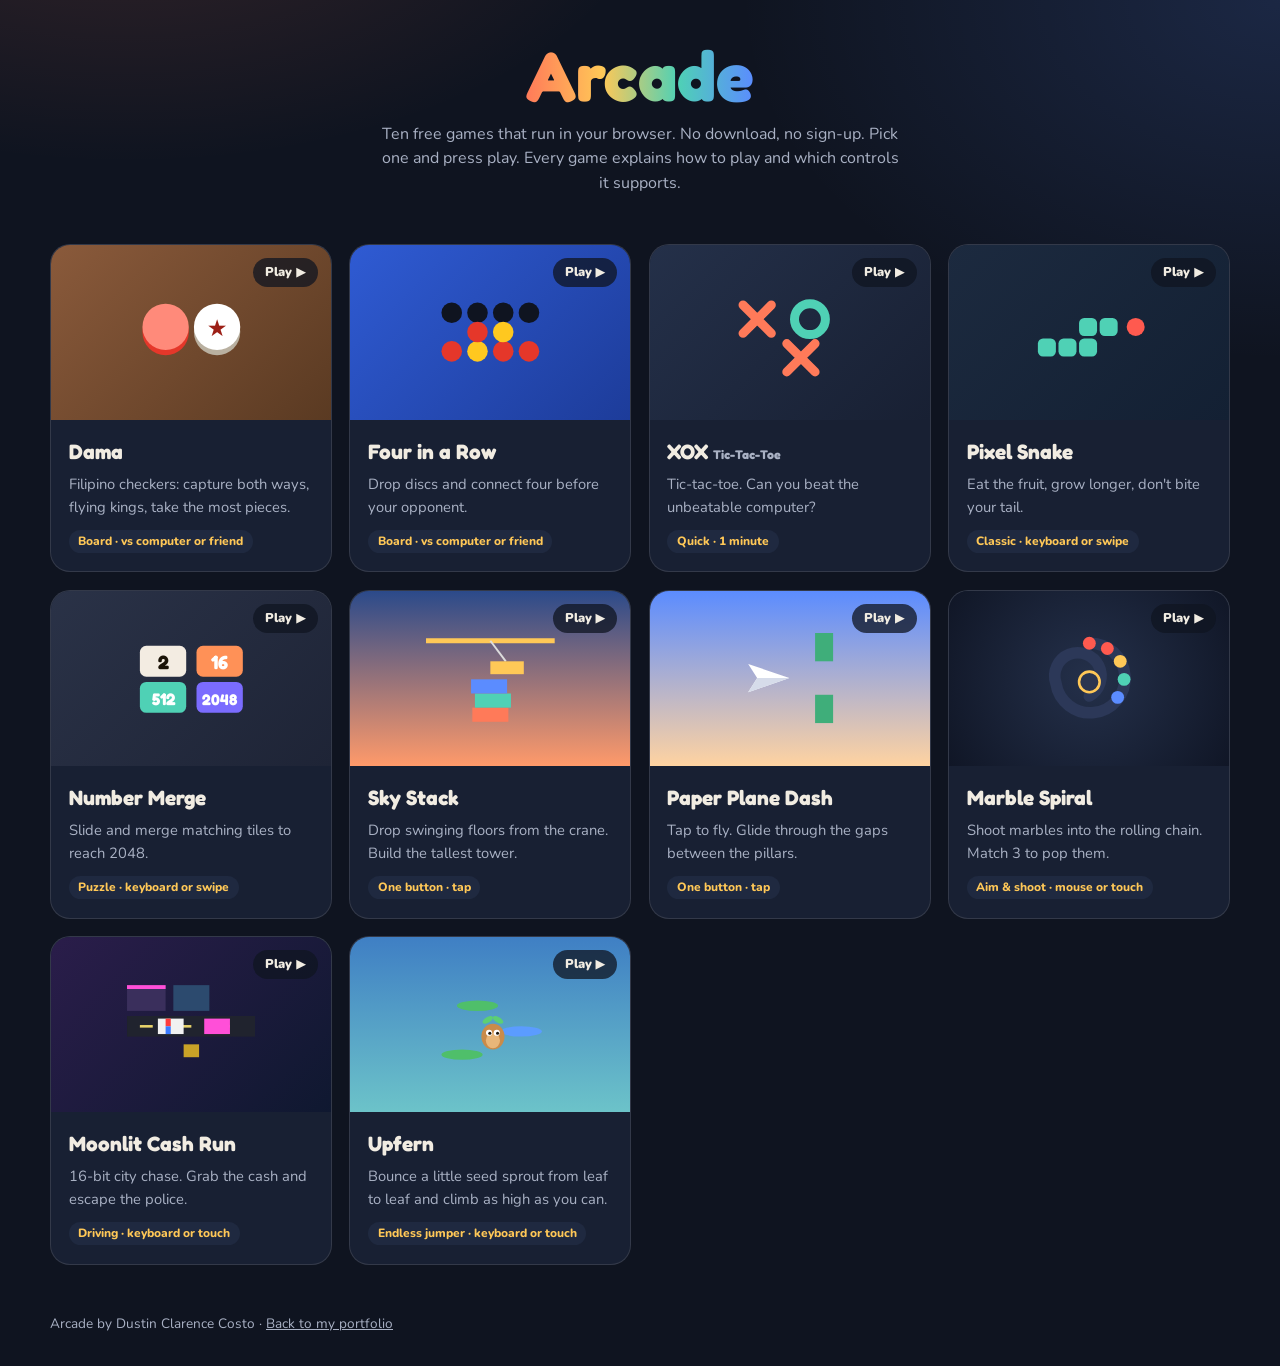
<file: index.html>
<!doctype html>
<html lang="en">
  <head>
    <meta charset="UTF-8" />
    <meta name="viewport" content="width=device-width, initial-scale=1.0" />
    <title>Arcade · 10 browser games by Dustin Clarence Costo</title>
    <meta name="description" content="Ten free browser games: Dama (Filipino checkers), Four in a Row, XOX (tic-tac-toe), Pixel Snake, Number Merge, Sky Stack, Paper Plane Dash, Marble Spiral, Moonlit Cash Run and Upfern. No download needed." />
    <link rel="icon" href="favicon.svg" type="image/svg+xml" />
    <link rel="preconnect" href="https://fonts.googleapis.com" />
    <link rel="preconnect" href="https://fonts.gstatic.com" crossorigin />
    <link href="https://fonts.googleapis.com/css2?family=Fredoka:wght@500;600;700&family=Nunito:wght@500;700;800;900&display=swap" rel="stylesheet" />
    <link rel="stylesheet" href="shared.css" />
    <style>
      .hero { padding: 2.5rem 0 1rem; text-align: center; }
      .hero h1 { font-family: var(--display); font-size: clamp(2.6rem, 8vw, 4.4rem); line-height: 1; }
      .hero h1 span { background: linear-gradient(90deg, var(--accent), var(--gold), var(--teal), var(--blue)); -webkit-background-clip: text; background-clip: text; color: transparent; }
      .hero p { color: var(--muted); margin: 0.7rem auto 0; max-width: 52ch; }
      .games { display: grid; grid-template-columns: repeat(auto-fill, minmax(250px, 1fr)); gap: 1.1rem; list-style: none; margin: 2rem 0 3rem; padding: 0; }
      .game { position: relative; display: flex; flex-direction: column; border-radius: 20px; overflow: hidden; background: var(--card); border: 1px solid var(--line); text-decoration: none; color: inherit; transition: transform 0.25s, border-color 0.25s, box-shadow 0.25s; }
      .game:hover, .game:focus-visible { transform: translateY(-4px); border-color: var(--accent); box-shadow: 0 24px 40px -24px #000; }
      .game__art { display: grid; place-items: center; aspect-ratio: 16 / 10; background: var(--c1); }
      .game__art svg { width: 46%; height: auto; }
      .game__body { padding: 1rem 1.1rem 1.15rem; display: grid; gap: 0.3rem; }
      .game__body h2 { font-family: var(--display); font-size: 1.3rem; }
      .game__body p { color: var(--muted); font-size: 0.92rem; }
      .tag { justify-self: start; margin-top: 0.4rem; padding: 0.15rem 0.6rem; border-radius: 999px; font-size: 0.75rem; font-weight: 800; background: var(--card-2); color: var(--gold); }
      .play { position: absolute; top: 0.8rem; right: 0.8rem; padding: 0.3rem 0.75rem; border-radius: 999px; background: rgba(15, 20, 32, 0.75); font-weight: 900; font-size: 0.8rem; }
    </style>
  </head>
  <body>
    <main class="wrap">
      <header class="hero">
        <h1><span>Arcade</span></h1>
        <p>Ten free games that run in your browser. No download, no sign-up. Pick one and press play. Every game explains how to play and which controls it supports.</p>
      </header>
      <ul class="games">
        <li><a class="game" href="dama/" style="--c1: linear-gradient(135deg,#8a5a3b,#5a3a22)"><span class="play">Play ▶</span><div class="game__art"><svg viewBox="0 0 100 70" aria-hidden="true"><circle cx="30" cy="35" r="18" fill="#e5372a"/><circle cx="30" cy="31" r="18" fill="#ff8a7a"/><circle cx="70" cy="35" r="18" fill="#b9b0a0"/><circle cx="70" cy="31" r="18" fill="#fff"/><text x="70" y="38" font-size="18" text-anchor="middle" fill="#9c1f16">★</text></svg></div><div class="game__body"><h2>Dama</h2><p>Filipino checkers: capture both ways, flying kings, take the most pieces.</p><span class="tag">Board · vs computer or friend</span></div></a></li>
        <li><a class="game" href="four-in-a-row/" style="--c1: linear-gradient(135deg,#2f5bd3,#1d3c9a)"><span class="play">Play ▶</span><div class="game__art"><svg viewBox="0 0 100 70" aria-hidden="true"><g fill="#0f1420"><circle cx="20" cy="20" r="8"/><circle cx="40" cy="20" r="8"/><circle cx="60" cy="20" r="8"/><circle cx="80" cy="20" r="8"/></g><circle cx="20" cy="50" r="8" fill="#e5372a"/><circle cx="40" cy="50" r="8" fill="#ffc81f"/><circle cx="60" cy="50" r="8" fill="#e5372a"/><circle cx="80" cy="50" r="8" fill="#e5372a"/><circle cx="40" cy="35" r="8" fill="#e5372a"/><circle cx="60" cy="35" r="8" fill="#ffc81f"/></svg></div><div class="game__body"><h2>Four in a Row</h2><p>Drop discs and connect four before your opponent.</p><span class="tag">Board · vs computer or friend</span></div></a></li>
        <li><a class="game" href="xox/" style="--c1: linear-gradient(135deg,#243049,#182033)"><span class="play">Play ▶</span><div class="game__art"><svg viewBox="0 0 100 70" aria-hidden="true" fill="none" stroke-linecap="round" stroke-width="7"><path d="M14 14 36 36M36 14 14 36" stroke="#ff7a59"/><circle cx="66" cy="25" r="12" stroke="#4fd1b5"/><path d="M48 44 70 66M70 44 48 66" stroke="#ff7a59"/></svg></div><div class="game__body"><h2>XOX <small style="font-size:.6em;color:var(--muted)">Tic-Tac-Toe</small></h2><p>Tic-tac-toe. Can you beat the unbeatable computer?</p><span class="tag">Quick · 1 minute</span></div></a></li>
        <li><a class="game" href="snake/" style="--c1: linear-gradient(135deg,#1c2a3f,#132033)"><span class="play">Play ▶</span><div class="game__art"><svg viewBox="0 0 100 70" aria-hidden="true"><g fill="#4fd1b5"><rect x="10" y="40" width="14" height="14" rx="4"/><rect x="26" y="40" width="14" height="14" rx="4"/><rect x="42" y="40" width="14" height="14" rx="4"/><rect x="42" y="24" width="14" height="14" rx="4"/><rect x="58" y="24" width="14" height="14" rx="4"/></g><circle cx="86" cy="31" r="7" fill="#ff5a4f"/></svg></div><div class="game__body"><h2>Pixel Snake</h2><p>Eat the fruit, grow longer, don't bite your tail.</p><span class="tag">Classic · keyboard or swipe</span></div></a></li>
        <li><a class="game" href="number-merge/" style="--c1: linear-gradient(135deg,#2a3247,#1e2436)"><span class="play">Play ▶</span><div class="game__art"><svg viewBox="0 0 100 70" aria-hidden="true" font-family="Fredoka, sans-serif" font-weight="700" text-anchor="middle"><rect x="10" y="10" width="36" height="24" rx="5" fill="#f3ece2"/><text x="28" y="28" font-size="15" fill="#1b1408">2</text><rect x="54" y="10" width="36" height="24" rx="5" fill="#ff9157"/><text x="72" y="28" font-size="15" fill="#fff">16</text><rect x="10" y="38" width="36" height="24" rx="5" fill="#4fd1b5"/><text x="28" y="56" font-size="13" fill="#fff">512</text><rect x="54" y="38" width="36" height="24" rx="5" fill="#7b6cff"/><text x="72" y="56" font-size="12" fill="#fff">2048</text></svg></div><div class="game__body"><h2>Number Merge</h2><p>Slide and merge matching tiles to reach 2048.</p><span class="tag">Puzzle · keyboard or swipe</span></div></a></li>
        <li><a class="game" href="sky-stack/" style="--c1: linear-gradient(180deg,#2b4a8a,#ff9a6a)"><span class="play">Play ▶</span><div class="game__art"><svg viewBox="0 0 100 70" aria-hidden="true"><path d="M0 6h100" stroke="#ffc857" stroke-width="4"/><path d="M50 6 62 22" stroke="#ddd" stroke-width="1.5"/><rect x="50" y="22" width="26" height="10" fill="#ffc857"/><rect x="36" y="58" width="28" height="11" fill="#ff7a59"/><rect x="38" y="47" width="28" height="11" fill="#4fd1b5"/><rect x="35" y="36" width="28" height="11" fill="#5b8cff"/></svg></div><div class="game__body"><h2>Sky Stack</h2><p>Drop swinging floors from the crane. Build the tallest tower.</p><span class="tag">One button · tap</span></div></a></li>
        <li><a class="game" href="paper-plane/" style="--c1: linear-gradient(180deg,#5b8cff,#ffd3a1)"><span class="play">Play ▶</span><div class="game__art"><svg viewBox="0 0 100 70" aria-hidden="true"><rect x="70" y="0" width="14" height="22" fill="#3fae7a"/><rect x="70" y="48" width="14" height="22" fill="#3fae7a"/><path d="M50 35 18 24 25 35 18 46Z" fill="#fff"/><path d="M50 35 25 35 18 46Z" fill="#d6dcea"/></svg></div><div class="game__body"><h2>Paper Plane Dash</h2><p>Tap to fly. Glide through the gaps between the pillars.</p><span class="tag">One button · tap</span></div></a></li>
        <li><a class="game" href="marble-spiral/" style="--c1: radial-gradient(circle,#24304a,#101626)"><span class="play">Play ▶</span><div class="game__art"><svg viewBox="0 0 100 70" aria-hidden="true"><path d="M50 8a27 27 0 1 1-26 31 18 18 0 1 1 26 10" fill="none" stroke="#2c3858" stroke-width="9" stroke-linecap="round"/><g><circle cx="50" cy="8" r="5" fill="#ff5a4f"/><circle cx="64" cy="12" r="5" fill="#ff5a4f"/><circle cx="74" cy="22" r="5" fill="#ffc857"/><circle cx="77" cy="36" r="5" fill="#4fd1b5"/><circle cx="72" cy="50" r="5" fill="#5b8cff"/></g><circle cx="50" cy="38" r="8" fill="#2a3550" stroke="#ffc857" stroke-width="2"/></svg></div><div class="game__body"><h2>Marble Spiral</h2><p>Shoot marbles into the rolling chain. Match 3 to pop them.</p><span class="tag">Aim &amp; shoot · mouse or touch</span></div></a></li>
        <li><a class="game" href="moonlit-cash-run/" style="--c1: linear-gradient(135deg,#2a1d4a,#0f1830)"><span class="play">Play ▶</span><div class="game__art"><svg viewBox="0 0 100 70" aria-hidden="true"><rect x="0" y="28" width="100" height="16" fill="#20232e"/><rect x="10" y="35" width="10" height="2" fill="#e8d36a"/><rect x="40" y="35" width="10" height="2" fill="#e8d36a"/><rect x="70" y="35" width="10" height="2" fill="#e8d36a"/><rect x="0" y="4" width="30" height="20" fill="#3a2f5c"/><rect x="36" y="4" width="28" height="20" fill="#2c4a6e"/><rect x="0" y="4" width="30" height="3" fill="#ff4fd8"/><rect x="60" y="30" width="20" height="12" fill="#ff4fd8"/><rect x="24" y="30" width="20" height="12" fill="#f1f1f1"/><rect x="30" y="30" width="4" height="6" fill="#ff3b3b"/><rect x="30" y="36" width="4" height="6" fill="#3b7bff"/><rect x="44" y="50" width="12" height="10" fill="#c9a227"/></svg></div><div class="game__body"><h2>Moonlit Cash Run</h2><p>16-bit city chase. Grab the cash and escape the police.</p><span class="tag">Driving · keyboard or touch</span></div></a></li>
        <li><a class="game" href="upfern/" style="--c1: linear-gradient(180deg,#3f7fc4,#6cc3c9)"><span class="play">Play ▶</span><div class="game__art"><svg viewBox="0 0 100 70" aria-hidden="true"><ellipse cx="28" cy="58" rx="16" ry="4" fill="#4fbf6a"/><ellipse cx="74" cy="40" rx="16" ry="4" fill="#5b9cff"/><ellipse cx="40" cy="20" rx="16" ry="4" fill="#4fbf6a"/><ellipse cx="52" cy="44" rx="9" ry="10" fill="#c98b4a"/><ellipse cx="52" cy="47" rx="5.5" ry="6" fill="#e8b679"/><circle cx="49" cy="41" r="2.4" fill="#fff"/><circle cx="55" cy="41" r="2.4" fill="#fff"/><circle cx="49.6" cy="41.4" r="1.2" fill="#1b1408"/><circle cx="55.6" cy="41.4" r="1.2" fill="#1b1408"/><ellipse cx="48" cy="31" rx="4.5" ry="2.2" fill="#5ccf74" transform="rotate(-30 48 31)"/><ellipse cx="56" cy="31" rx="4.5" ry="2.2" fill="#5ccf74" transform="rotate(30 56 31)"/></svg></div><div class="game__body"><h2>Upfern</h2><p>Bounce a little seed sprout from leaf to leaf and climb as high as you can.</p><span class="tag">Endless jumper · keyboard or touch</span></div></a></li>
      </ul>
    </main>
    <footer class="wrap foot">Arcade by Dustin Clarence Costo · <a href="https://dustinclarence.github.io/portfolio/" style="color: inherit">Back to my portfolio</a></footer>
  </body>
</html>
</file>
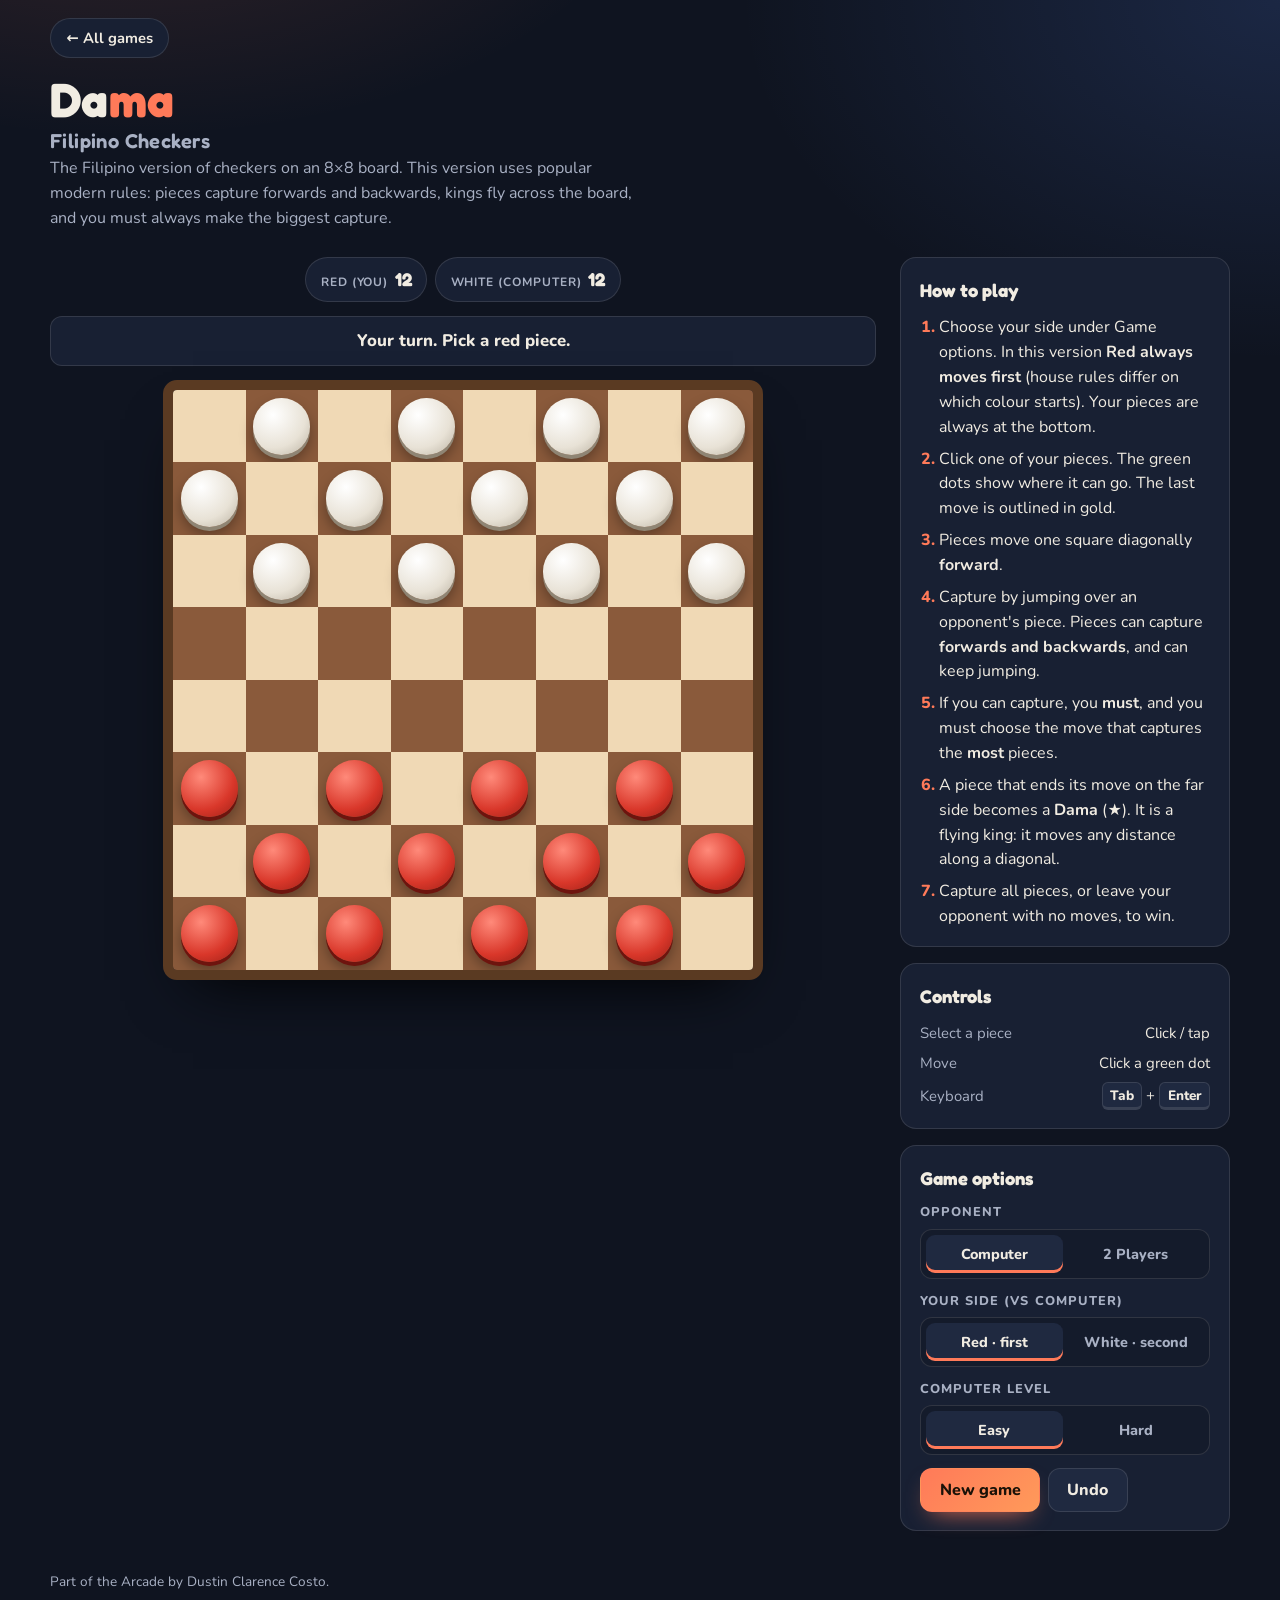
<file: dama/index.html>
<!doctype html>
<html lang="en">
  <head>
    <meta charset="UTF-8" />
    <meta name="viewport" content="width=device-width, initial-scale=1.0" />
    <title>Dama (Filipino Checkers) · Arcade</title>
    <meta name="description" content="Dama, the Filipino version of checkers: men capture both ways, kings fly, and you must take the most pieces. Play the computer or a friend." />
    <link rel="icon" href="../favicon.svg" type="image/svg+xml" />
    <link rel="preconnect" href="https://fonts.googleapis.com" />
    <link rel="preconnect" href="https://fonts.gstatic.com" crossorigin />
    <link href="https://fonts.googleapis.com/css2?family=Fredoka:wght@500;600;700&family=Nunito:wght@500;700;800;900&display=swap" rel="stylesheet" />
    <link rel="stylesheet" href="../shared.css" />
    <link rel="stylesheet" href="style.css" />
  </head>
  <body>
    <header class="top wrap">
      <div class="top__row">
        <a class="back" href="../">← All games</a>
      </div>
      <h1 class="title">Da<span>ma</span> <small class="subtitle">Filipino Checkers</small></h1>
      <p class="tagline">The Filipino version of checkers on an 8×8 board. This version uses popular modern rules: pieces capture forwards and backwards, kings fly across the board, and you must always make the biggest capture.</p>
    </header>
    <main class="wrap layout">
      <section class="stage" aria-label="Game">
        <div class="hud"><div class="chip"><span id="red-label">Red (you)</span><b id="red-count">12</b></div><div class="chip"><span id="white-label">White (computer)</span><b id="white-count">12</b></div></div>
        <p class="status" id="status" role="status">Your turn. Pick a red piece.</p>
        <div class="board" id="board" role="group" aria-label="Dama board"></div>
      </section>
      <aside class="panel">
        <div class="card">
          <h2>How to play</h2>
          <ol class="steps">
            <li>Choose your side under Game options. In this version <b>Red always moves first</b> (house rules differ on which colour starts). Your pieces are always at the bottom.</li>
            <li>Click one of your pieces. The green dots show where it can go. The last move is outlined in gold.</li>
            <li>Pieces move one square diagonally <b>forward</b>.</li>
            <li>Capture by jumping over an opponent's piece. Pieces can capture <b>forwards and backwards</b>, and can keep jumping.</li>
            <li>If you can capture, you <b>must</b>, and you must choose the move that captures the <b>most</b> pieces.</li>
            <li>A piece that ends its move on the far side becomes a <b>Dama</b> (★). It is a flying king: it moves any distance along a diagonal.</li>
            <li>Capture all pieces, or leave your opponent with no moves, to win.</li>
          </ol>
        </div>
        <div class="card">
          <h2>Controls</h2>
          <dl class="keys">
            <div><dt>Select a piece</dt><dd>Click / tap</dd></div>
            <div><dt>Move</dt><dd>Click a green dot</dd></div>
            <div><dt>Keyboard</dt><dd><kbd>Tab</kbd> + <kbd>Enter</kbd></dd></div>
          </dl>
        </div>
        <div class="card">
          <h2>Game options</h2>
          <div class="field"><span id="lbl-mode">Opponent</span><div class="seg" role="group" aria-labelledby="lbl-mode"><button type="button" data-mode="cpu" aria-pressed="true">Computer</button><button type="button" data-mode="two" aria-pressed="false">2 Players</button></div></div>
          <div class="field"><span id="lbl-side">Your side (vs computer)</span><div class="seg" role="group" aria-labelledby="lbl-side"><button type="button" data-side="red" aria-pressed="true">Red · first</button><button type="button" data-side="white" aria-pressed="false">White · second</button></div></div>
          <div class="field"><span id="lbl-level">Computer level</span><div class="seg" role="group" aria-labelledby="lbl-level"><button type="button" data-level="easy" aria-pressed="true">Easy</button><button type="button" data-level="hard" aria-pressed="false">Hard</button></div></div>
          <div class="row"><button type="button" class="btn btn--primary" id="new">New game</button><button type="button" class="btn" id="undo">Undo</button></div>
        </div>
      </aside>
    </main>
    <footer class="wrap foot">Part of the Arcade by Dustin Clarence Costo.</footer>
    <script type="module" src="game.js"></script>
  </body>
</html>
</file>
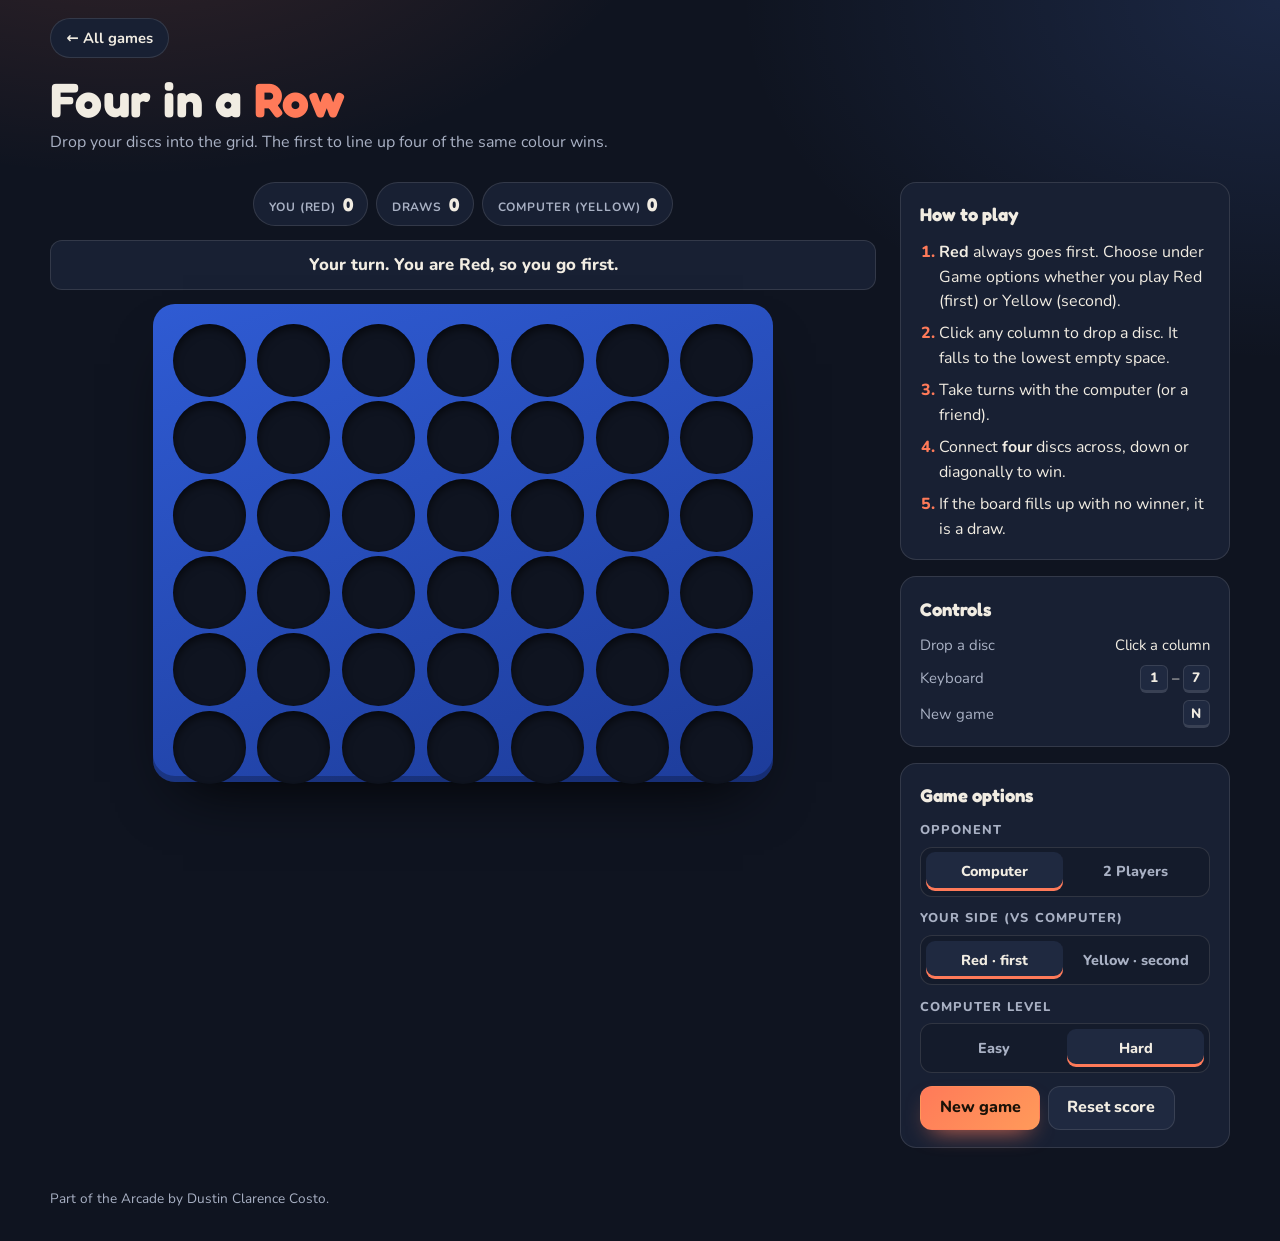
<file: four-in-a-row/index.html>
<!doctype html>
<html lang="en">
  <head>
    <meta charset="UTF-8" />
    <meta name="viewport" content="width=device-width, initial-scale=1.0" />
    <title>Four in a Row · Arcade</title>
    <meta name="description" content="Drop discs and connect four in a row before your opponent." />
    <link rel="icon" href="../favicon.svg" type="image/svg+xml" />
    <link rel="preconnect" href="https://fonts.googleapis.com" />
    <link rel="preconnect" href="https://fonts.gstatic.com" crossorigin />
    <link href="https://fonts.googleapis.com/css2?family=Fredoka:wght@500;600;700&family=Nunito:wght@500;700;800;900&display=swap" rel="stylesheet" />
    <link rel="stylesheet" href="../shared.css" />
    <link rel="stylesheet" href="style.css" />
  </head>
  <body>
    <header class="top wrap">
      <div class="top__row">
        <a class="back" href="../">← All games</a>
      </div>
      <h1 class="title">Four in a <span>Row</span></h1>
      <p class="tagline">Drop your discs into the grid. The first to line up four of the same colour wins.</p>
    </header>
    <main class="wrap layout">
      <section class="stage" aria-label="Game">
        <div class="hud"><div class="chip"><span id="you-label">You (Red)</span><b id="s-you">0</b></div><div class="chip"><span>Draws</span><b id="s-draw">0</b></div><div class="chip"><span id="opp-label">Computer</span><b id="s-opp">0</b></div></div>
        <p class="status" id="status" role="status">Your turn. Choose a column.</p>
        <div class="c4" id="board" role="group" aria-label="Four in a Row board"></div>
      </section>
      <aside class="panel">
        <div class="card">
          <h2>How to play</h2>
          <ol class="steps">
            <li><b>Red</b> always goes first. Choose under Game options whether you play Red (first) or Yellow (second).</li>
            <li>Click any column to drop a disc. It falls to the lowest empty space.</li>
            <li>Take turns with the computer (or a friend).</li>
            <li>Connect <b>four</b> discs across, down or diagonally to win.</li>
            <li>If the board fills up with no winner, it is a draw.</li>
          </ol>
        </div>
        <div class="card">
          <h2>Controls</h2>
          <dl class="keys">
            <div><dt>Drop a disc</dt><dd>Click a column</dd></div>
            <div><dt>Keyboard</dt><dd><kbd>1</kbd> – <kbd>7</kbd></dd></div>
            <div><dt>New game</dt><dd><kbd>N</kbd></dd></div>
          </dl>
        </div>
        <div class="card">
          <h2>Game options</h2>
          <div class="field"><span id="lbl-mode">Opponent</span><div class="seg" role="group" aria-labelledby="lbl-mode"><button type="button" data-mode="cpu" aria-pressed="true">Computer</button><button type="button" data-mode="two" aria-pressed="false">2 Players</button></div></div>
          <div class="field"><span id="lbl-side">Your side (vs computer)</span><div class="seg" role="group" aria-labelledby="lbl-side"><button type="button" data-side="first" aria-pressed="true">Red · first</button><button type="button" data-side="second" aria-pressed="false">Yellow · second</button></div></div>
          <div class="field"><span id="lbl-level">Computer level</span><div class="seg" role="group" aria-labelledby="lbl-level"><button type="button" data-level="easy" aria-pressed="false">Easy</button><button type="button" data-level="hard" aria-pressed="true">Hard</button></div></div>
          <div class="row"><button type="button" class="btn btn--primary" id="new">New game</button><button type="button" class="btn" id="reset">Reset score</button></div>
        </div>
      </aside>
    </main>
    <footer class="wrap foot">Part of the Arcade by Dustin Clarence Costo.</footer>
    <script type="module" src="game.js"></script>
  </body>
</html>
</file>
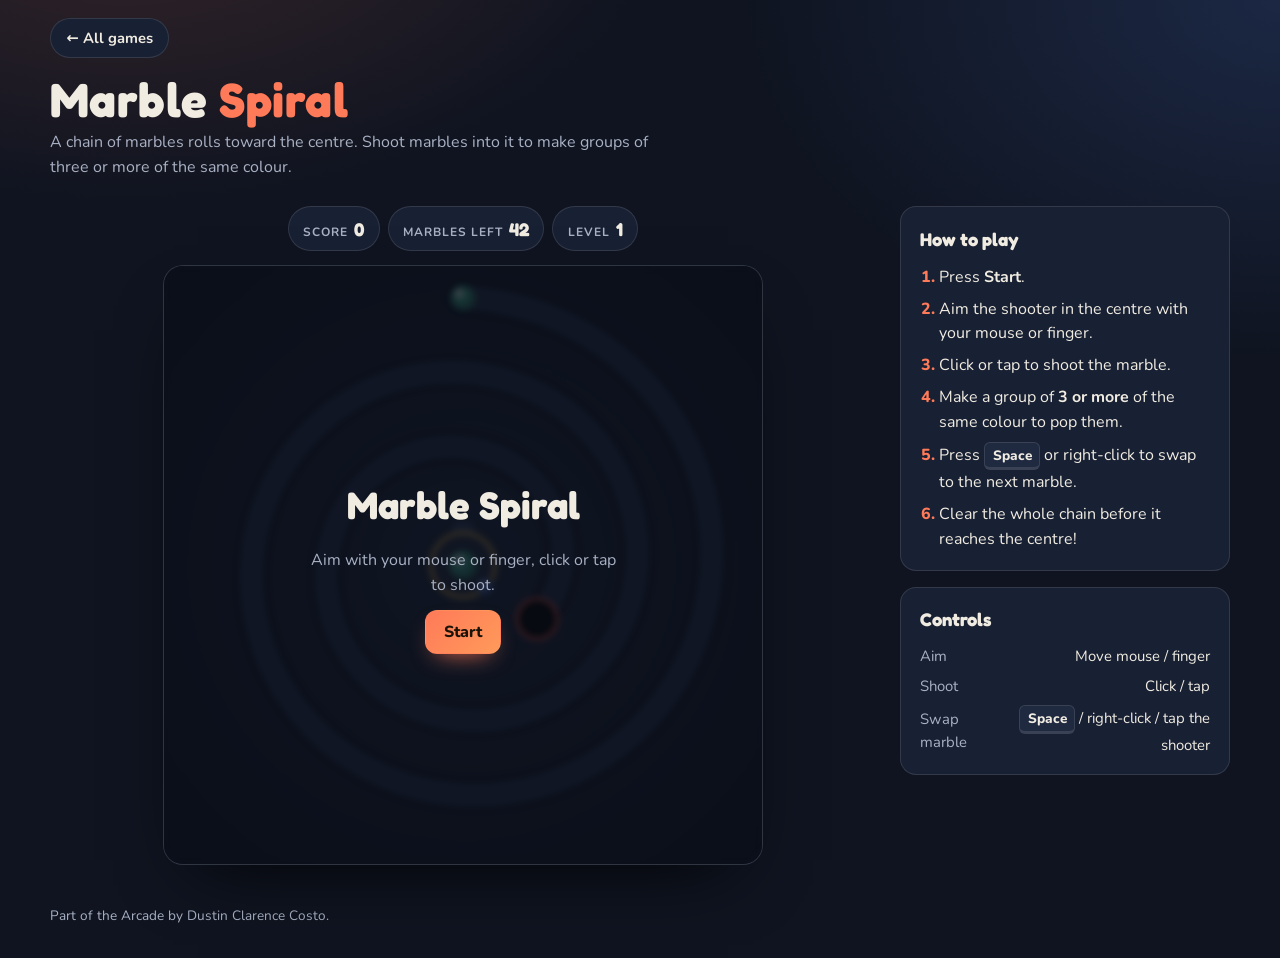
<file: marble-spiral/index.html>
<!doctype html>
<html lang="en">
  <head>
    <meta charset="UTF-8" />
    <meta name="viewport" content="width=device-width, initial-scale=1.0" />
    <title>Marble Spiral · Arcade</title>
    <meta name="description" content="Shoot marbles to make groups of three and stop the chain." />
    <link rel="icon" href="../favicon.svg" type="image/svg+xml" />
    <link rel="preconnect" href="https://fonts.googleapis.com" />
    <link rel="preconnect" href="https://fonts.gstatic.com" crossorigin />
    <link href="https://fonts.googleapis.com/css2?family=Fredoka:wght@500;600;700&family=Nunito:wght@500;700;800;900&display=swap" rel="stylesheet" />
    <link rel="stylesheet" href="../shared.css" />
    <link rel="stylesheet" href="style.css" />
  </head>
  <body>
    <header class="top wrap">
      <div class="top__row">
        <a class="back" href="../">← All games</a>
      </div>
      <h1 class="title">Marble <span>Spiral</span></h1>
      <p class="tagline">A chain of marbles rolls toward the centre. Shoot marbles into it to make groups of three or more of the same colour.</p>
    </header>
    <main class="wrap layout">
      <section class="stage" aria-label="Game">
        <div class="hud"><div class="chip"><span>Score</span><b id="score">0</b></div><div class="chip"><span>Marbles left</span><b id="left">0</b></div><div class="chip"><span>Level</span><b id="level">1</b></div></div>
        <div class="screen">
          <canvas id="game" width="600" height="600" aria-label="Game screen"></canvas>
          <div class="overlay" id="overlay">
            <h2 id="ov-title">Marble Spiral</h2>
            <p id="ov-text">Aim with your mouse or finger, click or tap to shoot.</p>
            <button type="button" class="btn btn--primary" id="start">Start</button>
          </div>
        </div>
        <p class="visually-hidden" id="sr" role="status"></p>
      </section>
      <aside class="panel">
        <div class="card">
          <h2>How to play</h2>
          <ol class="steps">
            <li>Press <b>Start</b>.</li>
            <li>Aim the shooter in the centre with your mouse or finger.</li>
            <li>Click or tap to shoot the marble.</li>
            <li>Make a group of <b>3 or more</b> of the same colour to pop them.</li>
            <li>Press <kbd>Space</kbd> or right-click to swap to the next marble.</li>
            <li>Clear the whole chain before it reaches the centre!</li>
          </ol>
        </div>
        <div class="card">
          <h2>Controls</h2>
          <dl class="keys">
            <div><dt>Aim</dt><dd>Move mouse / finger</dd></div>
            <div><dt>Shoot</dt><dd>Click / tap</dd></div>
            <div><dt>Swap marble</dt><dd><kbd>Space</kbd> / right-click / tap the shooter</dd></div>
          </dl>
        </div>

      </aside>
    </main>
    <footer class="wrap foot">Part of the Arcade by Dustin Clarence Costo.</footer>
    <script type="module" src="game.js"></script>
  </body>
</html>
</file>
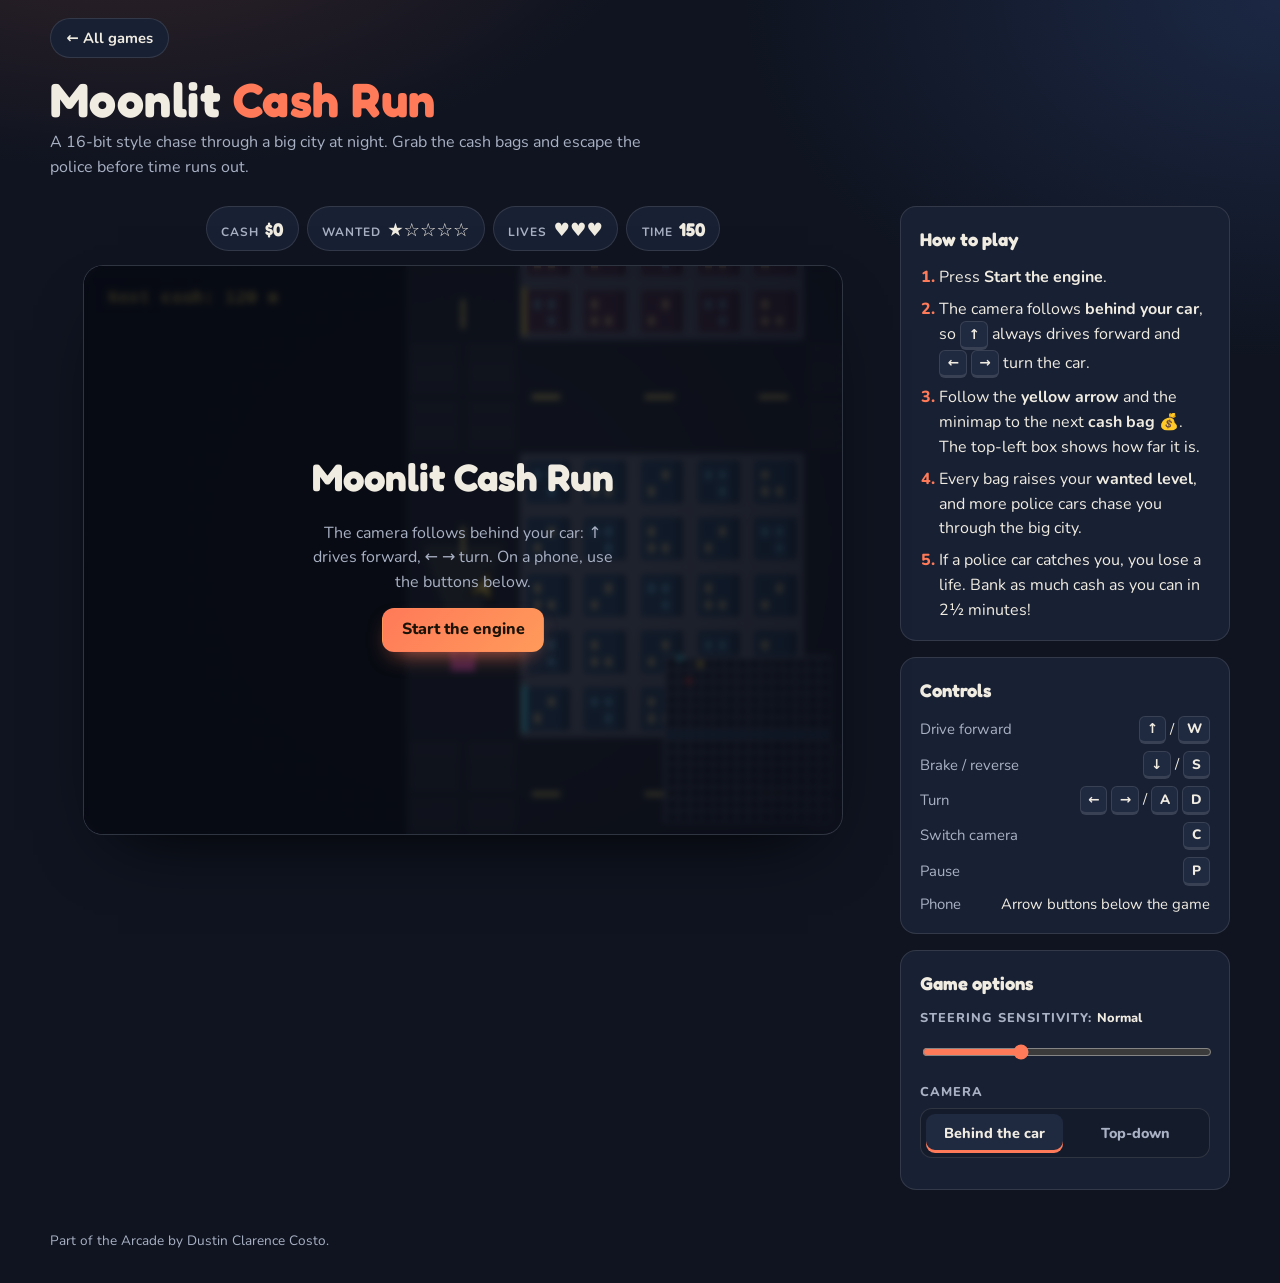
<file: moonlit-cash-run/index.html>
<!doctype html>
<html lang="en">
  <head>
    <meta charset="UTF-8" />
    <meta name="viewport" content="width=device-width, initial-scale=1.0" />
    <title>Moonlit Cash Run · Arcade</title>
    <meta name="description" content="A 16-bit style top-down city chase game: grab the cash, escape the police." />
    <link rel="icon" href="../favicon.svg" type="image/svg+xml" />
    <link rel="preconnect" href="https://fonts.googleapis.com" />
    <link rel="preconnect" href="https://fonts.gstatic.com" crossorigin />
    <link href="https://fonts.googleapis.com/css2?family=Fredoka:wght@500;600;700&family=Nunito:wght@500;700;800;900&display=swap" rel="stylesheet" />
    <link rel="stylesheet" href="../shared.css" />
    <link rel="stylesheet" href="style.css" />
  </head>
  <body>
    <header class="top wrap">
      <div class="top__row">
        <a class="back" href="../">← All games</a>
      </div>
      <h1 class="title">Moonlit <span>Cash Run</span></h1>
      <p class="tagline">A 16-bit style chase through a big city at night. Grab the cash bags and escape the police before time runs out.</p>
    </header>
    <main class="wrap layout">
      <section class="stage" aria-label="Game">
        <div class="hud"><div class="chip"><span>Cash</span><b id="cash">$0</b></div><div class="chip"><span>Wanted</span><b id="wanted">☆☆☆</b></div><div class="chip"><span>Lives</span><b id="lives">3</b></div><div class="chip"><span>Time</span><b id="time">120</b></div></div>
        <div class="screen">
          <canvas id="game" width="640" height="480" aria-label="Game screen"></canvas>
          <div class="overlay" id="overlay">
            <h2 id="ov-title">Moonlit Cash Run</h2>
            <p id="ov-text">The camera follows behind your car: ↑ drives forward, ← → turn. On a phone, use the buttons below.</p>
            <button type="button" class="btn btn--primary" id="start">Start the engine</button>
          </div>
        </div>
        <p class="visually-hidden" id="sr" role="status"></p>
        <div class="pad" aria-label="Touch controls">
          <button type="button" class="up" data-dir="up" aria-label="Up">▲</button>
          <button type="button" class="left" data-dir="left" aria-label="Left">◀</button>
          <button type="button" class="down-btn" data-dir="down" aria-label="Down">▼</button>
          <button type="button" class="right" data-dir="right" aria-label="Right">▶</button>
        </div>
      </section>
      <aside class="panel">
        <div class="card">
          <h2>How to play</h2>
          <ol class="steps">
            <li>Press <b>Start the engine</b>.</li>
            <li>The camera follows <b>behind your car</b>, so <kbd>↑</kbd> always drives forward and <kbd>←</kbd> <kbd>→</kbd> turn the car.</li>
            <li>Follow the <b>yellow arrow</b> and the minimap to the next <b>cash bag</b> 💰. The top-left box shows how far it is.</li>
            <li>Every bag raises your <b>wanted level</b>, and more police cars chase you through the big city.</li>
            <li>If a police car catches you, you lose a life. Bank as much cash as you can in 2½ minutes!</li>
          </ol>
        </div>
        <div class="card">
          <h2>Controls</h2>
          <dl class="keys">
            <div><dt>Drive forward</dt><dd><kbd>↑</kbd> / <kbd>W</kbd></dd></div>
            <div><dt>Brake / reverse</dt><dd><kbd>↓</kbd> / <kbd>S</kbd></dd></div>
            <div><dt>Turn</dt><dd><kbd>←</kbd> <kbd>→</kbd> / <kbd>A</kbd> <kbd>D</kbd></dd></div>
            <div><dt>Switch camera</dt><dd><kbd>C</kbd></dd></div>
            <div><dt>Pause</dt><dd><kbd>P</kbd></dd></div>
            <div><dt>Phone</dt><dd>Arrow buttons below the game</dd></div>
          </dl>
        </div>

        <div class="card">
          <h2>Game options</h2>
          <div class="field"><label for="steer" id="lbl-steer">Steering sensitivity: <output id="steer-out" for="steer">Normal</output></label><input type="range" id="steer" min="0.5" max="2" step="0.25" value="1" /></div>
          <div class="field"><span id="lbl-camera">Camera</span><div class="seg" role="group" aria-labelledby="lbl-camera"><button type="button" data-camera="chase" aria-pressed="true">Behind the car</button><button type="button" data-camera="top" aria-pressed="false">Top-down</button></div></div>
        </div>
      </aside>
    </main>
    <footer class="wrap foot">Part of the Arcade by Dustin Clarence Costo.</footer>
    <script type="module" src="game.js"></script>
  </body>
</html>
</file>
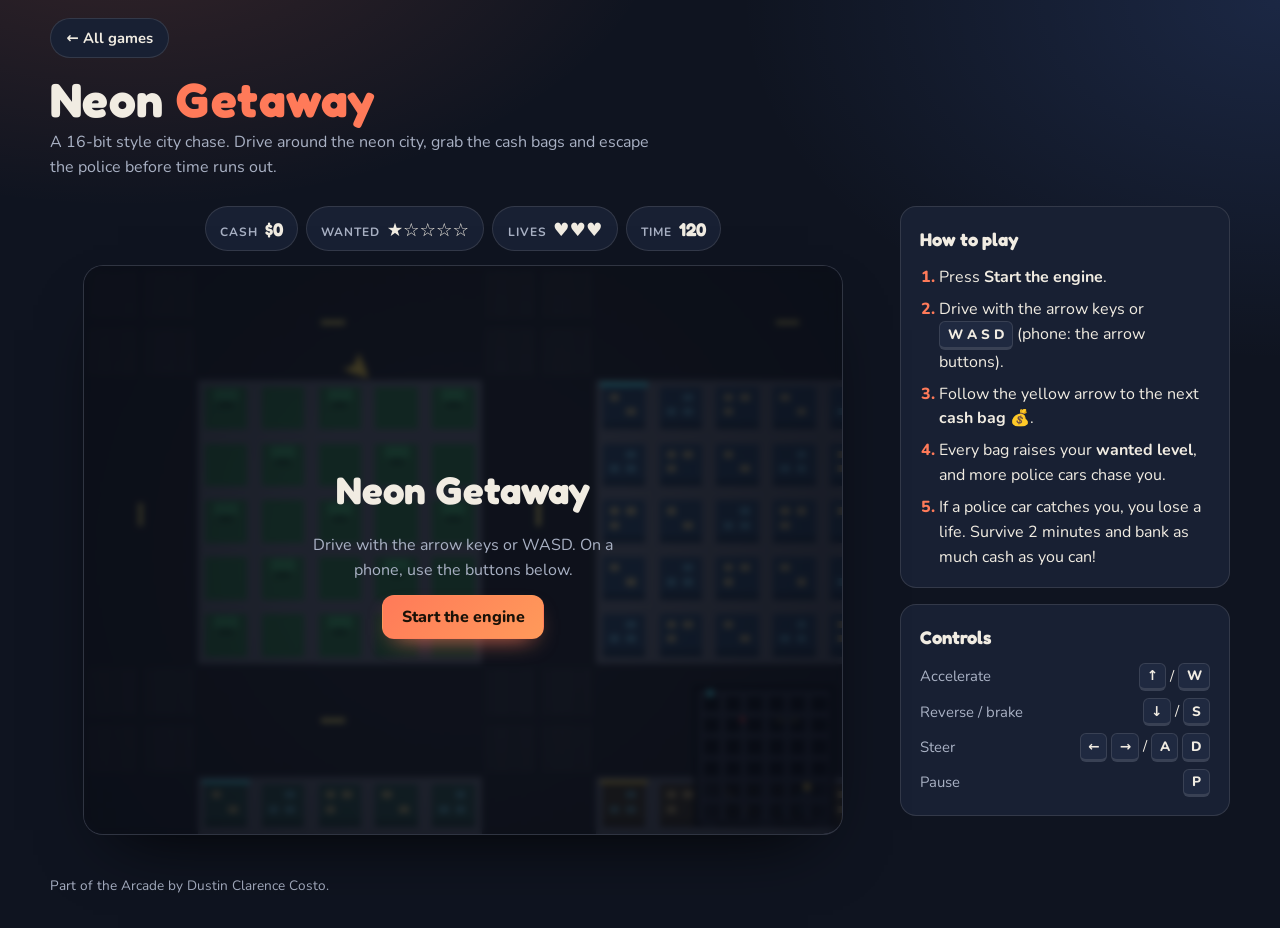
<file: neon-getaway/index.html>
<!doctype html>
<html lang="en">
  <head>
    <meta charset="UTF-8" />
    <meta name="viewport" content="width=device-width, initial-scale=1.0" />
    <title>Neon Getaway · Arcade</title>
    <meta name="description" content="A 16-bit style top-down city chase game: grab the cash, escape the police." />
    <link rel="icon" href="../favicon.svg" type="image/svg+xml" />
    <link rel="preconnect" href="https://fonts.googleapis.com" />
    <link rel="preconnect" href="https://fonts.gstatic.com" crossorigin />
    <link href="https://fonts.googleapis.com/css2?family=Fredoka:wght@500;600;700&family=Nunito:wght@500;700;800;900&display=swap" rel="stylesheet" />
    <link rel="stylesheet" href="../shared.css" />
    <link rel="stylesheet" href="style.css" />
  </head>
  <body>
    <header class="top wrap">
      <div class="top__row">
        <a class="back" href="../">← All games</a>
      </div>
      <h1 class="title">Neon <span>Getaway</span></h1>
      <p class="tagline">A 16-bit style city chase. Drive around the neon city, grab the cash bags and escape the police before time runs out.</p>
    </header>
    <main class="wrap layout">
      <section class="stage" aria-label="Game">
        <div class="hud"><div class="chip"><span>Cash</span><b id="cash">$0</b></div><div class="chip"><span>Wanted</span><b id="wanted">☆☆☆</b></div><div class="chip"><span>Lives</span><b id="lives">3</b></div><div class="chip"><span>Time</span><b id="time">120</b></div></div>
        <div class="screen">
          <canvas id="game" width="640" height="480" aria-label="Game screen"></canvas>
          <div class="overlay" id="overlay">
            <h2 id="ov-title">Neon Getaway</h2>
            <p id="ov-text">Drive with the arrow keys or WASD. On a phone, use the buttons below.</p>
            <button type="button" class="btn btn--primary" id="start">Start the engine</button>
          </div>
        </div>
        <p class="visually-hidden" id="sr" role="status"></p>
        <div class="pad" aria-label="Touch controls">
          <button type="button" class="up" data-dir="up" aria-label="Up">▲</button>
          <button type="button" class="left" data-dir="left" aria-label="Left">◀</button>
          <button type="button" class="down-btn" data-dir="down" aria-label="Down">▼</button>
          <button type="button" class="right" data-dir="right" aria-label="Right">▶</button>
        </div>
      </section>
      <aside class="panel">
        <div class="card">
          <h2>How to play</h2>
          <ol class="steps">
            <li>Press <b>Start the engine</b>.</li>
            <li>Drive with the arrow keys or <kbd>W A S D</kbd> (phone: the arrow buttons).</li>
            <li>Follow the yellow arrow to the next <b>cash bag</b> 💰.</li>
            <li>Every bag raises your <b>wanted level</b>, and more police cars chase you.</li>
            <li>If a police car catches you, you lose a life. Survive 2 minutes and bank as much cash as you can!</li>
          </ol>
        </div>
        <div class="card">
          <h2>Controls</h2>
          <dl class="keys">
            <div><dt>Accelerate</dt><dd><kbd>↑</kbd> / <kbd>W</kbd></dd></div>
            <div><dt>Reverse / brake</dt><dd><kbd>↓</kbd> / <kbd>S</kbd></dd></div>
            <div><dt>Steer</dt><dd><kbd>←</kbd> <kbd>→</kbd> / <kbd>A</kbd> <kbd>D</kbd></dd></div>
            <div><dt>Pause</dt><dd><kbd>P</kbd></dd></div>
          </dl>
        </div>

      </aside>
    </main>
    <footer class="wrap foot">Part of the Arcade by Dustin Clarence Costo.</footer>
    <script type="module" src="game.js"></script>
  </body>
</html>
</file>
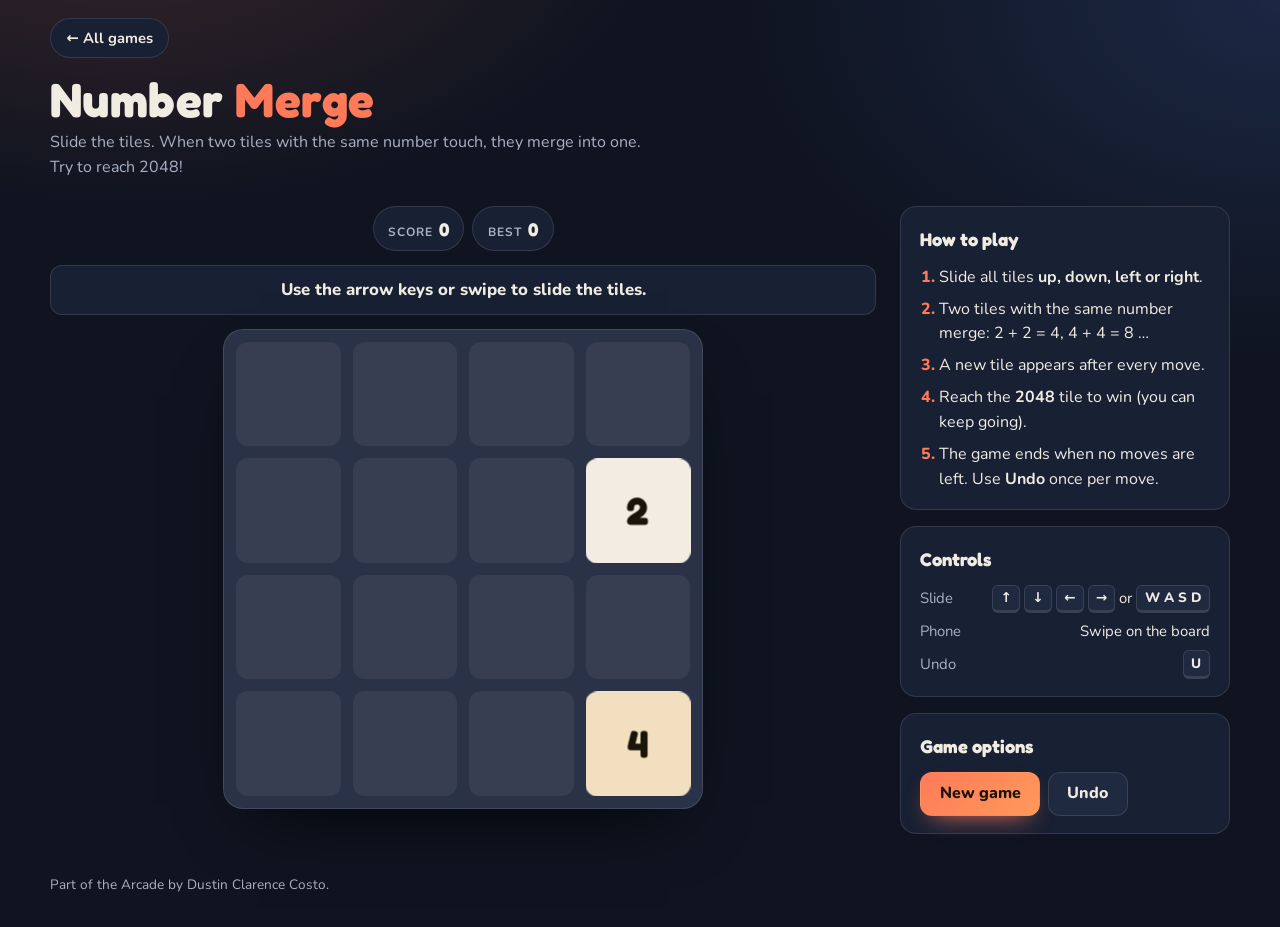
<file: number-merge/index.html>
<!doctype html>
<html lang="en">
  <head>
    <meta charset="UTF-8" />
    <meta name="viewport" content="width=device-width, initial-scale=1.0" />
    <title>Number Merge · Arcade</title>
    <meta name="description" content="Slide and merge matching number tiles to reach 2048." />
    <link rel="icon" href="../favicon.svg" type="image/svg+xml" />
    <link rel="preconnect" href="https://fonts.googleapis.com" />
    <link rel="preconnect" href="https://fonts.gstatic.com" crossorigin />
    <link href="https://fonts.googleapis.com/css2?family=Fredoka:wght@500;600;700&family=Nunito:wght@500;700;800;900&display=swap" rel="stylesheet" />
    <link rel="stylesheet" href="../shared.css" />
    <link rel="stylesheet" href="style.css" />
  </head>
  <body>
    <header class="top wrap">
      <div class="top__row">
        <a class="back" href="../">← All games</a>
      </div>
      <h1 class="title">Number <span>Merge</span></h1>
      <p class="tagline">Slide the tiles. When two tiles with the same number touch, they merge into one. Try to reach 2048!</p>
    </header>
    <main class="wrap layout">
      <section class="stage" aria-label="Game">
        <div class="hud"><div class="chip"><span>Score</span><b id="score">0</b></div><div class="chip"><span>Best</span><b id="best">0</b></div></div>
        <p class="status" id="status" role="status">Use the arrow keys or swipe to slide the tiles.</p>
        <div class="screen grid-wrap"><div class="grid" id="grid" aria-label="Number tiles"></div>
          <div class="overlay" id="overlay" hidden><h2 id="ov-title">Game over</h2><p id="ov-text"></p><button type="button" class="btn btn--primary" id="again">Try again</button></div>
        </div>
        <div class="pad" aria-label="Touch controls">
          <button type="button" class="up" data-dir="up" aria-label="Up">▲</button>
          <button type="button" class="left" data-dir="left" aria-label="Left">◀</button>
          <button type="button" class="down-btn" data-dir="down" aria-label="Down">▼</button>
          <button type="button" class="right" data-dir="right" aria-label="Right">▶</button>
        </div>
      </section>
      <aside class="panel">
        <div class="card">
          <h2>How to play</h2>
          <ol class="steps">
            <li>Slide all tiles <b>up, down, left or right</b>.</li>
            <li>Two tiles with the same number merge: 2 + 2 = 4, 4 + 4 = 8 …</li>
            <li>A new tile appears after every move.</li>
            <li>Reach the <b>2048</b> tile to win (you can keep going).</li>
            <li>The game ends when no moves are left. Use <b>Undo</b> once per move.</li>
          </ol>
        </div>
        <div class="card">
          <h2>Controls</h2>
          <dl class="keys">
            <div><dt>Slide</dt><dd><kbd>↑</kbd> <kbd>↓</kbd> <kbd>←</kbd> <kbd>→</kbd> or <kbd>W A S D</kbd></dd></div>
            <div><dt>Phone</dt><dd>Swipe on the board</dd></div>
            <div><dt>Undo</dt><dd><kbd>U</kbd></dd></div>
          </dl>
        </div>
        <div class="card">
          <h2>Game options</h2>
          <div class="row"><button type="button" class="btn btn--primary" id="new">New game</button><button type="button" class="btn" id="undo">Undo</button></div>
        </div>
      </aside>
    </main>
    <footer class="wrap foot">Part of the Arcade by Dustin Clarence Costo.</footer>
    <script type="module" src="game.js"></script>
  </body>
</html>
</file>
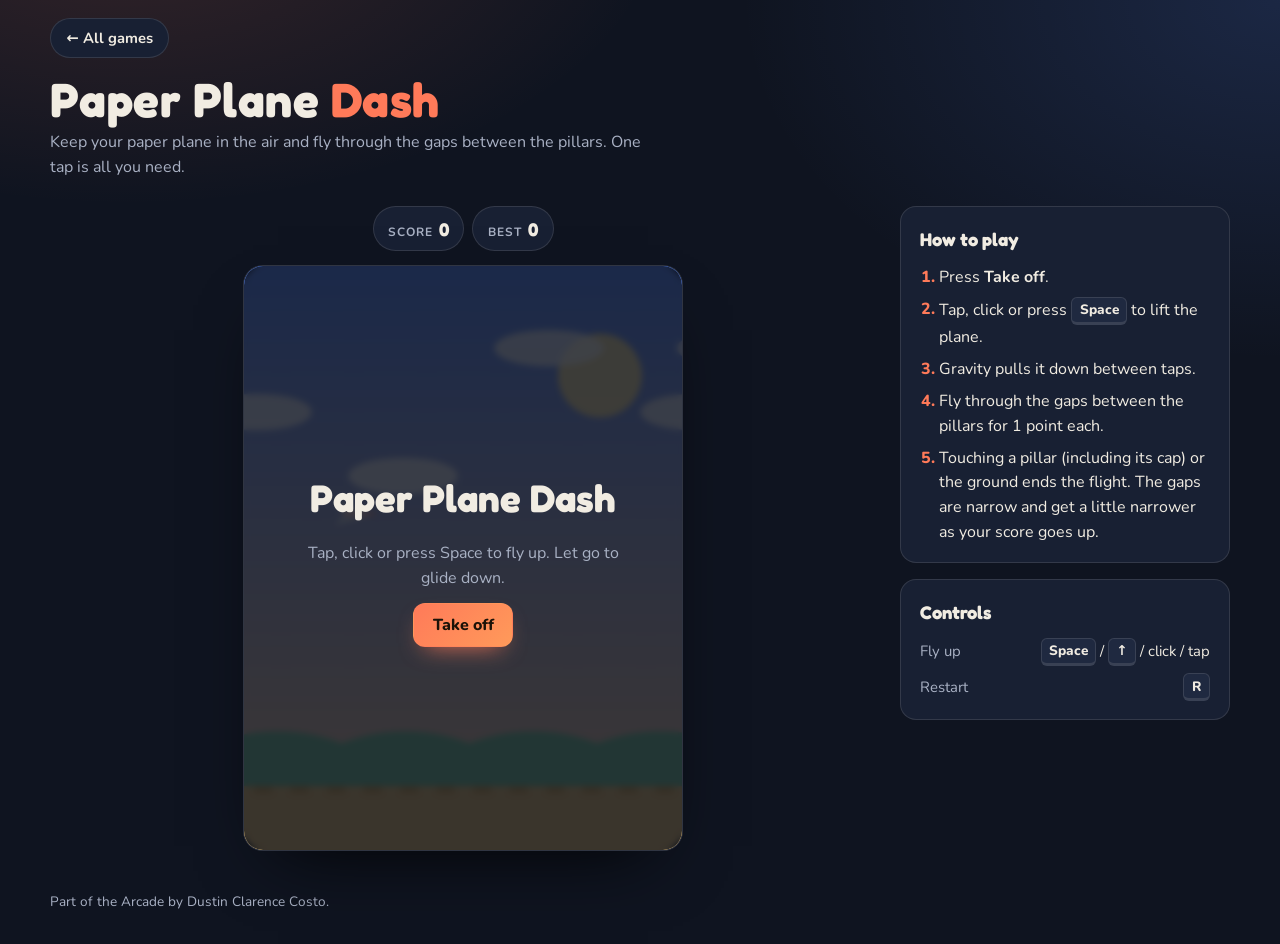
<file: paper-plane/index.html>
<!doctype html>
<html lang="en">
  <head>
    <meta charset="UTF-8" />
    <meta name="viewport" content="width=device-width, initial-scale=1.0" />
    <title>Paper Plane Dash · Arcade</title>
    <meta name="description" content="One-tap flying game: guide a paper plane through the gaps." />
    <link rel="icon" href="../favicon.svg" type="image/svg+xml" />
    <link rel="preconnect" href="https://fonts.googleapis.com" />
    <link rel="preconnect" href="https://fonts.gstatic.com" crossorigin />
    <link href="https://fonts.googleapis.com/css2?family=Fredoka:wght@500;600;700&family=Nunito:wght@500;700;800;900&display=swap" rel="stylesheet" />
    <link rel="stylesheet" href="../shared.css" />
    <link rel="stylesheet" href="style.css" />
  </head>
  <body>
    <header class="top wrap">
      <div class="top__row">
        <a class="back" href="../">← All games</a>
      </div>
      <h1 class="title">Paper Plane <span>Dash</span></h1>
      <p class="tagline">Keep your paper plane in the air and fly through the gaps between the pillars. One tap is all you need.</p>
    </header>
    <main class="wrap layout">
      <section class="stage" aria-label="Game">
        <div class="hud"><div class="chip"><span>Score</span><b id="score">0</b></div><div class="chip"><span>Best</span><b id="best">0</b></div></div>
        <div class="screen">
          <canvas id="game" width="480" height="640" aria-label="Game screen"></canvas>
          <div class="overlay" id="overlay">
            <h2 id="ov-title">Paper Plane Dash</h2>
            <p id="ov-text">Tap, click or press Space to fly up. Let go to glide down.</p>
            <button type="button" class="btn btn--primary" id="start">Take off</button>
          </div>
        </div>
        <p class="visually-hidden" id="sr" role="status"></p>
      </section>
      <aside class="panel">
        <div class="card">
          <h2>How to play</h2>
          <ol class="steps">
            <li>Press <b>Take off</b>.</li>
            <li>Tap, click or press <kbd>Space</kbd> to lift the plane.</li>
            <li>Gravity pulls it down between taps.</li>
            <li>Fly through the gaps between the pillars for 1 point each.</li>
            <li>Touching a pillar (including its cap) or the ground ends the flight. The gaps are narrow and get a little narrower as your score goes up.</li>
          </ol>
        </div>
        <div class="card">
          <h2>Controls</h2>
          <dl class="keys">
            <div><dt>Fly up</dt><dd><kbd>Space</kbd> / <kbd>↑</kbd> / click / tap</dd></div>
            <div><dt>Restart</dt><dd><kbd>R</kbd></dd></div>
          </dl>
        </div>

      </aside>
    </main>
    <footer class="wrap foot">Part of the Arcade by Dustin Clarence Costo.</footer>
    <script type="module" src="game.js"></script>
  </body>
</html>
</file>
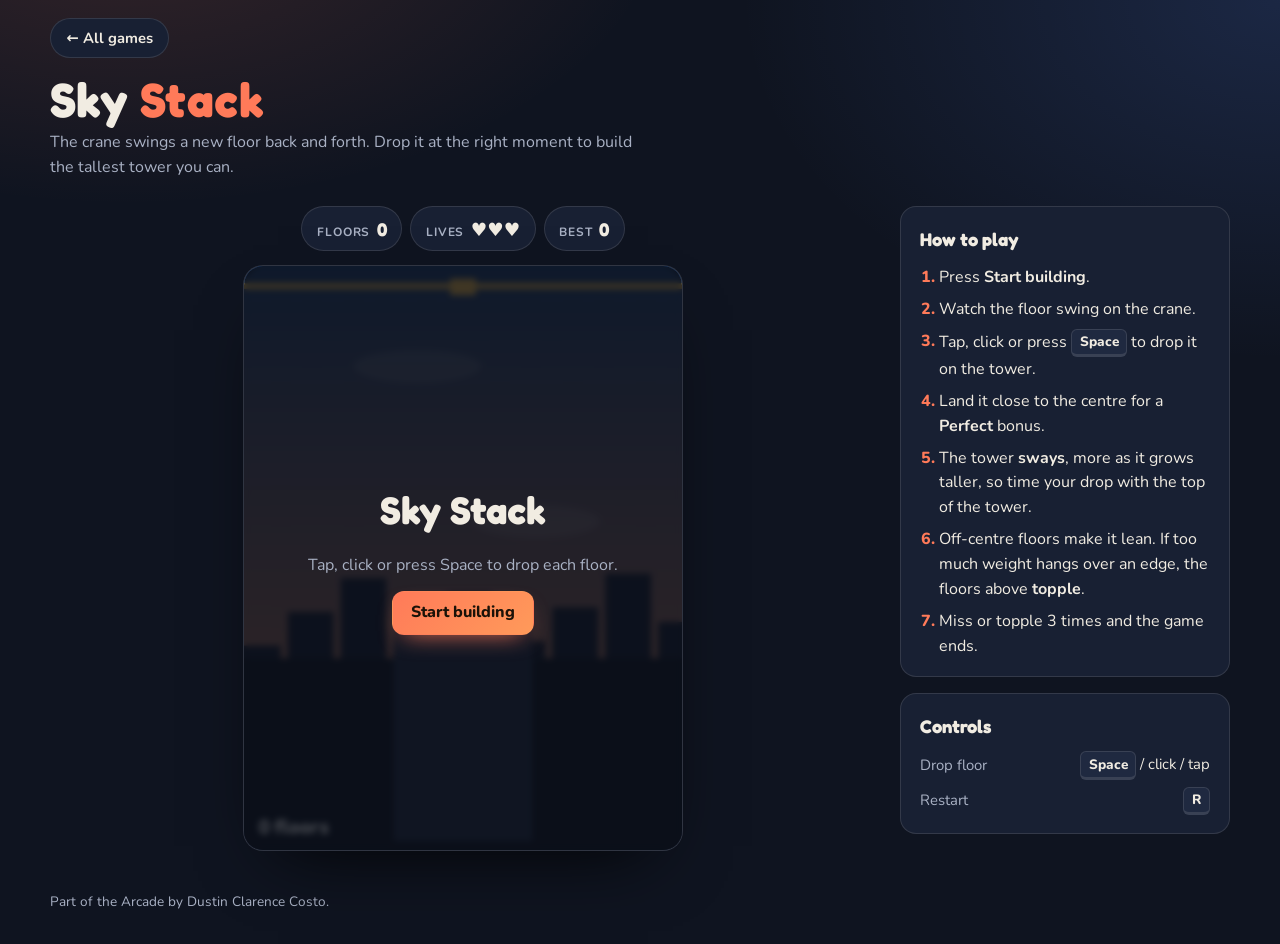
<file: sky-stack/index.html>
<!doctype html>
<html lang="en">
  <head>
    <meta charset="UTF-8" />
    <meta name="viewport" content="width=device-width, initial-scale=1.0" />
    <title>Sky Stack · Arcade</title>
    <meta name="description" content="Drop swinging blocks from the crane to build the tallest tower." />
    <link rel="icon" href="../favicon.svg" type="image/svg+xml" />
    <link rel="preconnect" href="https://fonts.googleapis.com" />
    <link rel="preconnect" href="https://fonts.gstatic.com" crossorigin />
    <link href="https://fonts.googleapis.com/css2?family=Fredoka:wght@500;600;700&family=Nunito:wght@500;700;800;900&display=swap" rel="stylesheet" />
    <link rel="stylesheet" href="../shared.css" />
    <link rel="stylesheet" href="style.css" />
  </head>
  <body>
    <header class="top wrap">
      <div class="top__row">
        <a class="back" href="../">← All games</a>
      </div>
      <h1 class="title">Sky <span>Stack</span></h1>
      <p class="tagline">The crane swings a new floor back and forth. Drop it at the right moment to build the tallest tower you can.</p>
    </header>
    <main class="wrap layout">
      <section class="stage" aria-label="Game">
        <div class="hud"><div class="chip"><span>Floors</span><b id="floors">0</b></div><div class="chip"><span>Lives</span><b id="lives">3</b></div><div class="chip"><span>Best</span><b id="best">0</b></div></div>
        <div class="screen">
          <canvas id="game" width="480" height="640" aria-label="Game screen"></canvas>
          <div class="overlay" id="overlay">
            <h2 id="ov-title">Sky Stack</h2>
            <p id="ov-text">Tap, click or press Space to drop each floor.</p>
            <button type="button" class="btn btn--primary" id="start">Start building</button>
          </div>
        </div>
        <p class="visually-hidden" id="sr" role="status"></p>
      </section>
      <aside class="panel">
        <div class="card">
          <h2>How to play</h2>
          <ol class="steps">
            <li>Press <b>Start building</b>.</li>
            <li>Watch the floor swing on the crane.</li>
            <li>Tap, click or press <kbd>Space</kbd> to drop it on the tower.</li>
            <li>Land it close to the centre for a <b>Perfect</b> bonus.</li>
            <li>The tower <b>sways</b>, more as it grows taller, so time your drop with the top of the tower.</li>
            <li>Off-centre floors make it lean. If too much weight hangs over an edge, the floors above <b>topple</b>.</li>
            <li>Miss or topple 3 times and the game ends.</li>
          </ol>
        </div>
        <div class="card">
          <h2>Controls</h2>
          <dl class="keys">
            <div><dt>Drop floor</dt><dd><kbd>Space</kbd> / click / tap</dd></div>
            <div><dt>Restart</dt><dd><kbd>R</kbd></dd></div>
          </dl>
        </div>

      </aside>
    </main>
    <footer class="wrap foot">Part of the Arcade by Dustin Clarence Costo.</footer>
    <script type="module" src="game.js"></script>
  </body>
</html>
</file>
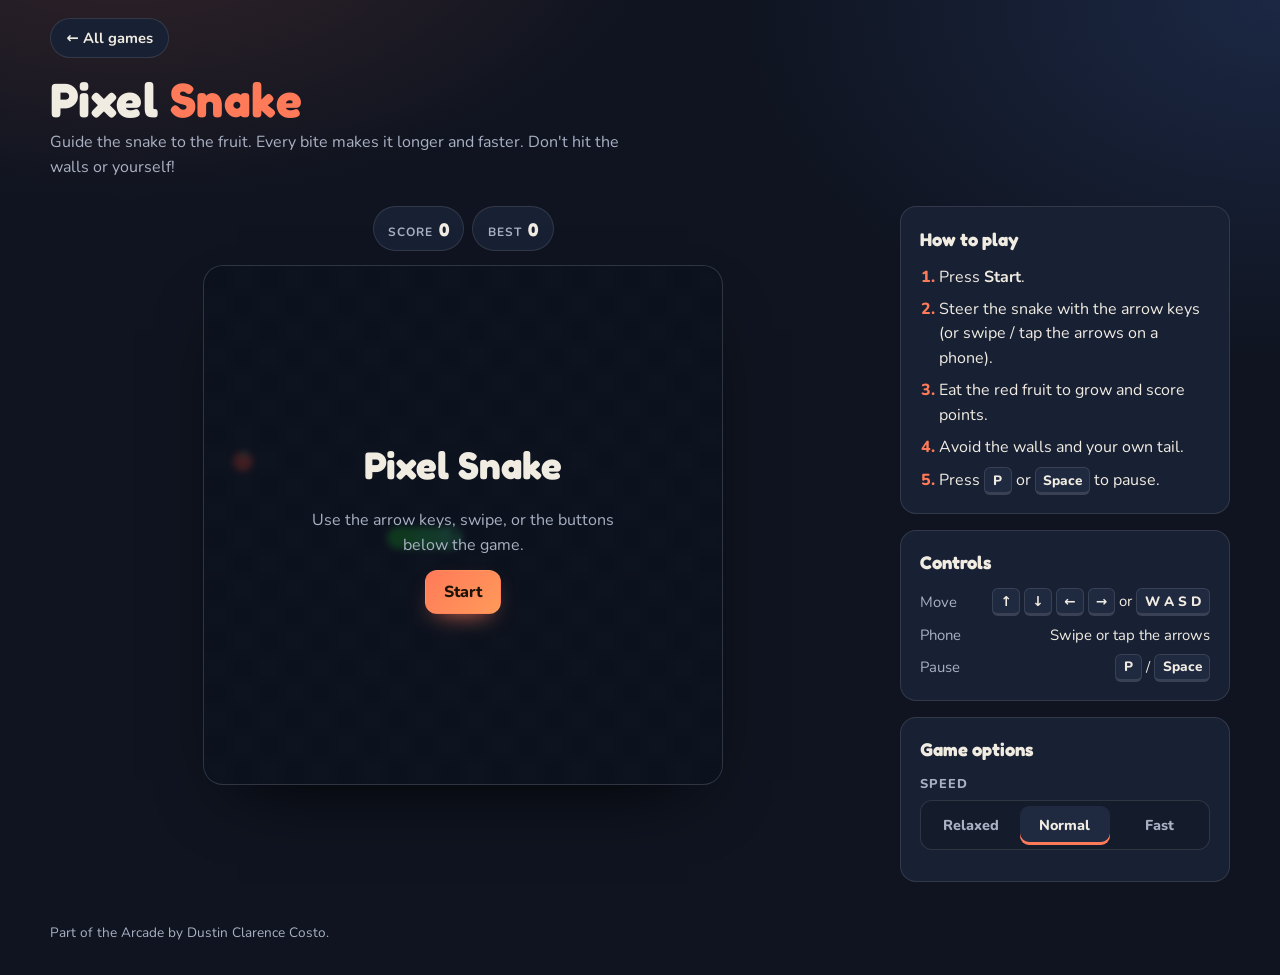
<file: snake/index.html>
<!doctype html>
<html lang="en">
  <head>
    <meta charset="UTF-8" />
    <meta name="viewport" content="width=device-width, initial-scale=1.0" />
    <title>Pixel Snake · Arcade</title>
    <meta name="description" content="Classic snake game with keyboard, swipe and on-screen controls." />
    <link rel="icon" href="../favicon.svg" type="image/svg+xml" />
    <link rel="preconnect" href="https://fonts.googleapis.com" />
    <link rel="preconnect" href="https://fonts.gstatic.com" crossorigin />
    <link href="https://fonts.googleapis.com/css2?family=Fredoka:wght@500;600;700&family=Nunito:wght@500;700;800;900&display=swap" rel="stylesheet" />
    <link rel="stylesheet" href="../shared.css" />
    <link rel="stylesheet" href="style.css" />
  </head>
  <body>
    <header class="top wrap">
      <div class="top__row">
        <a class="back" href="../">← All games</a>
      </div>
      <h1 class="title">Pixel <span>Snake</span></h1>
      <p class="tagline">Guide the snake to the fruit. Every bite makes it longer and faster. Don't hit the walls or yourself!</p>
    </header>
    <main class="wrap layout">
      <section class="stage" aria-label="Game">
        <div class="hud"><div class="chip"><span>Score</span><b id="score">0</b></div><div class="chip"><span>Best</span><b id="best">0</b></div></div>
        <div class="screen">
          <canvas id="game" width="480" height="480" aria-label="Game screen"></canvas>
          <div class="overlay" id="overlay">
            <h2 id="ov-title">Pixel Snake</h2>
            <p id="ov-text">Use the arrow keys, swipe, or the buttons below the game.</p>
            <button type="button" class="btn btn--primary" id="start">Start</button>
          </div>
        </div>
        <p class="visually-hidden" id="sr" role="status"></p>
        <div class="pad" aria-label="Touch controls">
          <button type="button" class="up" data-dir="up" aria-label="Up">▲</button>
          <button type="button" class="left" data-dir="left" aria-label="Left">◀</button>
          <button type="button" class="down-btn" data-dir="down" aria-label="Down">▼</button>
          <button type="button" class="right" data-dir="right" aria-label="Right">▶</button>
        </div>
      </section>
      <aside class="panel">
        <div class="card">
          <h2>How to play</h2>
          <ol class="steps">
            <li>Press <b>Start</b>.</li>
            <li>Steer the snake with the arrow keys (or swipe / tap the arrows on a phone).</li>
            <li>Eat the red fruit to grow and score points.</li>
            <li>Avoid the walls and your own tail.</li>
            <li>Press <kbd>P</kbd> or <kbd>Space</kbd> to pause.</li>
          </ol>
        </div>
        <div class="card">
          <h2>Controls</h2>
          <dl class="keys">
            <div><dt>Move</dt><dd><kbd>↑</kbd> <kbd>↓</kbd> <kbd>←</kbd> <kbd>→</kbd> or <kbd>W A S D</kbd></dd></div>
            <div><dt>Phone</dt><dd>Swipe or tap the arrows</dd></div>
            <div><dt>Pause</dt><dd><kbd>P</kbd> / <kbd>Space</kbd></dd></div>
          </dl>
        </div>
        <div class="card">
          <h2>Game options</h2>
          <div class="field"><span id="lbl-speed">Speed</span><div class="seg" role="group" aria-labelledby="lbl-speed"><button type="button" data-speed="slow" aria-pressed="false">Relaxed</button><button type="button" data-speed="normal" aria-pressed="true">Normal</button><button type="button" data-speed="fast" aria-pressed="false">Fast</button></div></div>
        </div>
      </aside>
    </main>
    <footer class="wrap foot">Part of the Arcade by Dustin Clarence Costo.</footer>
    <script type="module" src="game.js"></script>
  </body>
</html>
</file>
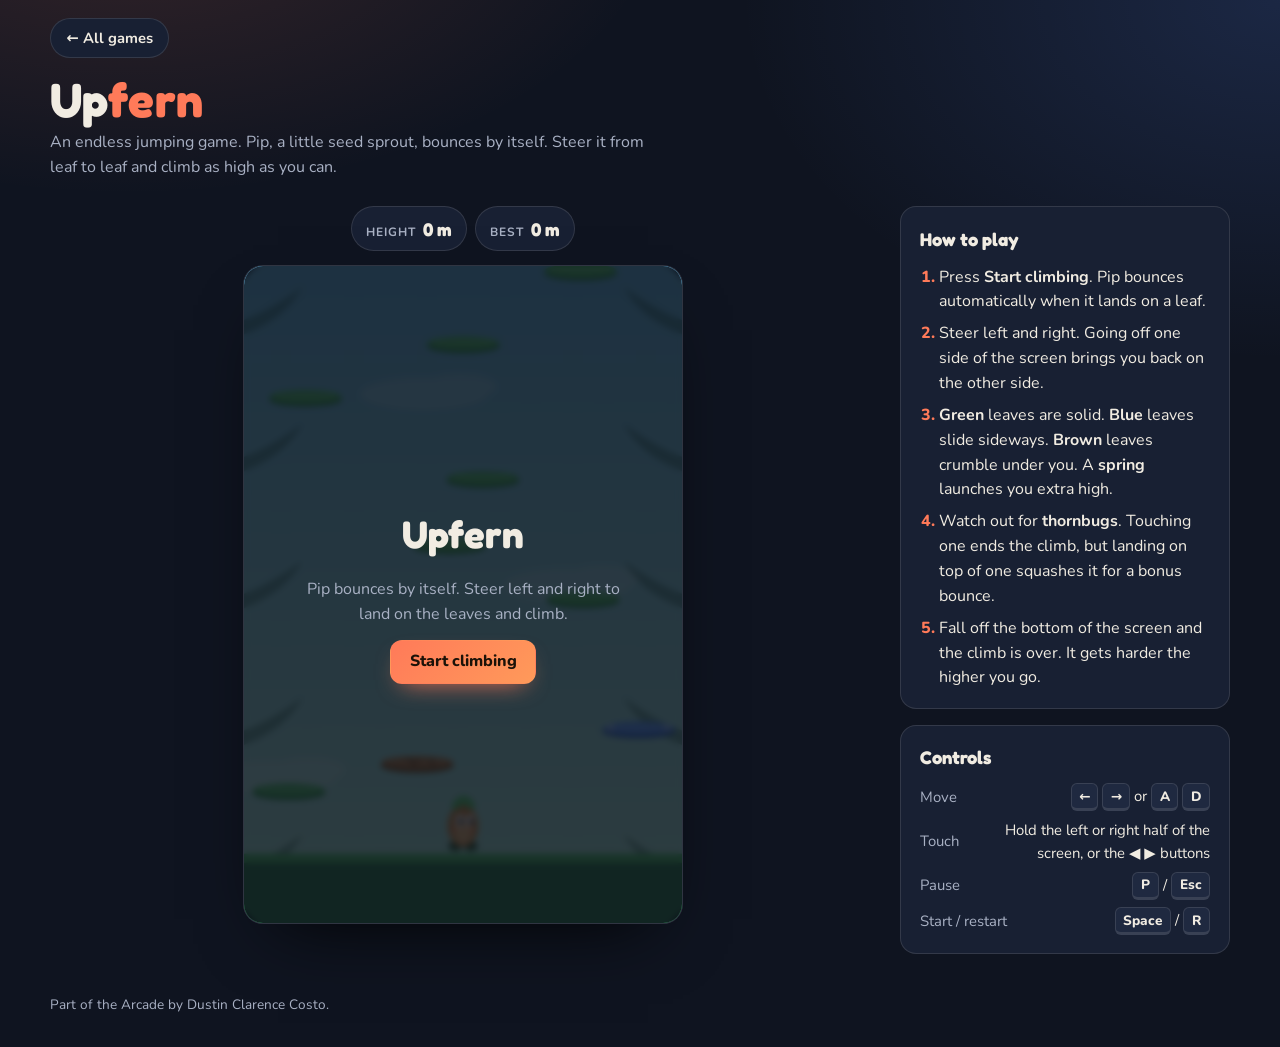
<file: upfern/index.html>
<!doctype html>
<html lang="en">
  <head>
    <meta charset="UTF-8" />
    <meta name="viewport" content="width=device-width, initial-scale=1.0" />
    <title>Upfern · Arcade</title>
    <meta name="description" content="Upfern: an endless jumping game. Bounce a little seed sprout from leaf to leaf and climb as high as you can." />
    <link rel="icon" href="../favicon.svg" type="image/svg+xml" />
    <link rel="preconnect" href="https://fonts.googleapis.com" />
    <link rel="preconnect" href="https://fonts.gstatic.com" crossorigin />
    <link href="https://fonts.googleapis.com/css2?family=Fredoka:wght@500;600;700&family=Nunito:wght@500;700;800;900&display=swap" rel="stylesheet" />
    <link rel="stylesheet" href="../shared.css" />
    <link rel="stylesheet" href="style.css" />
  </head>
  <body>
    <header class="top wrap">
      <div class="top__row">
        <a class="back" href="../">← All games</a>
      </div>
      <h1 class="title">Up<span>fern</span></h1>
      <p class="tagline">An endless jumping game. Pip, a little seed sprout, bounces by itself. Steer it from leaf to leaf and climb as high as you can.</p>
    </header>
    <main class="wrap layout">
      <section class="stage" aria-label="Game">
        <div class="hud"><div class="chip"><span>Height</span><b id="score">0 m</b></div><div class="chip"><span>Best</span><b id="best">0 m</b></div></div>
        <div class="screen">
          <canvas id="game" width="480" height="720" aria-label="Game screen"></canvas>
          <div class="overlay" id="overlay">
            <h2 id="ov-title">Upfern</h2>
            <p id="ov-text">Pip bounces by itself. Steer left and right to land on the leaves and climb.</p>
            <button type="button" class="btn btn--primary" id="start">Start climbing</button>
          </div>
        </div>
        <div class="pad pad--lr" aria-label="Touch controls">
          <button type="button" class="left" data-dir="left" aria-label="Move left">◀</button>
          <button type="button" class="right" data-dir="right" aria-label="Move right">▶</button>
        </div>
        <p class="visually-hidden" id="sr" role="status"></p>
      </section>
      <aside class="panel">
        <div class="card">
          <h2>How to play</h2>
          <ol class="steps">
            <li>Press <b>Start climbing</b>. Pip bounces automatically when it lands on a leaf.</li>
            <li>Steer left and right. Going off one side of the screen brings you back on the other side.</li>
            <li><b>Green</b> leaves are solid. <b>Blue</b> leaves slide sideways. <b>Brown</b> leaves crumble under you. A <b>spring</b> launches you extra high.</li>
            <li>Watch out for <b>thornbugs</b>. Touching one ends the climb, but landing on top of one squashes it for a bonus bounce.</li>
            <li>Fall off the bottom of the screen and the climb is over. It gets harder the higher you go.</li>
          </ol>
        </div>
        <div class="card">
          <h2>Controls</h2>
          <dl class="keys">
            <div><dt>Move</dt><dd><kbd>←</kbd> <kbd>→</kbd> or <kbd>A</kbd> <kbd>D</kbd></dd></div>
            <div><dt>Touch</dt><dd>Hold the left or right half of the screen, or the ◀ ▶ buttons</dd></div>
            <div><dt>Pause</dt><dd><kbd>P</kbd> / <kbd>Esc</kbd></dd></div>
            <div><dt>Start / restart</dt><dd><kbd>Space</kbd> / <kbd>R</kbd></dd></div>
          </dl>
        </div>
      </aside>
    </main>
    <footer class="wrap foot">Part of the Arcade by Dustin Clarence Costo.</footer>
    <script type="module" src="game.js"></script>
  </body>
</html>
</file>
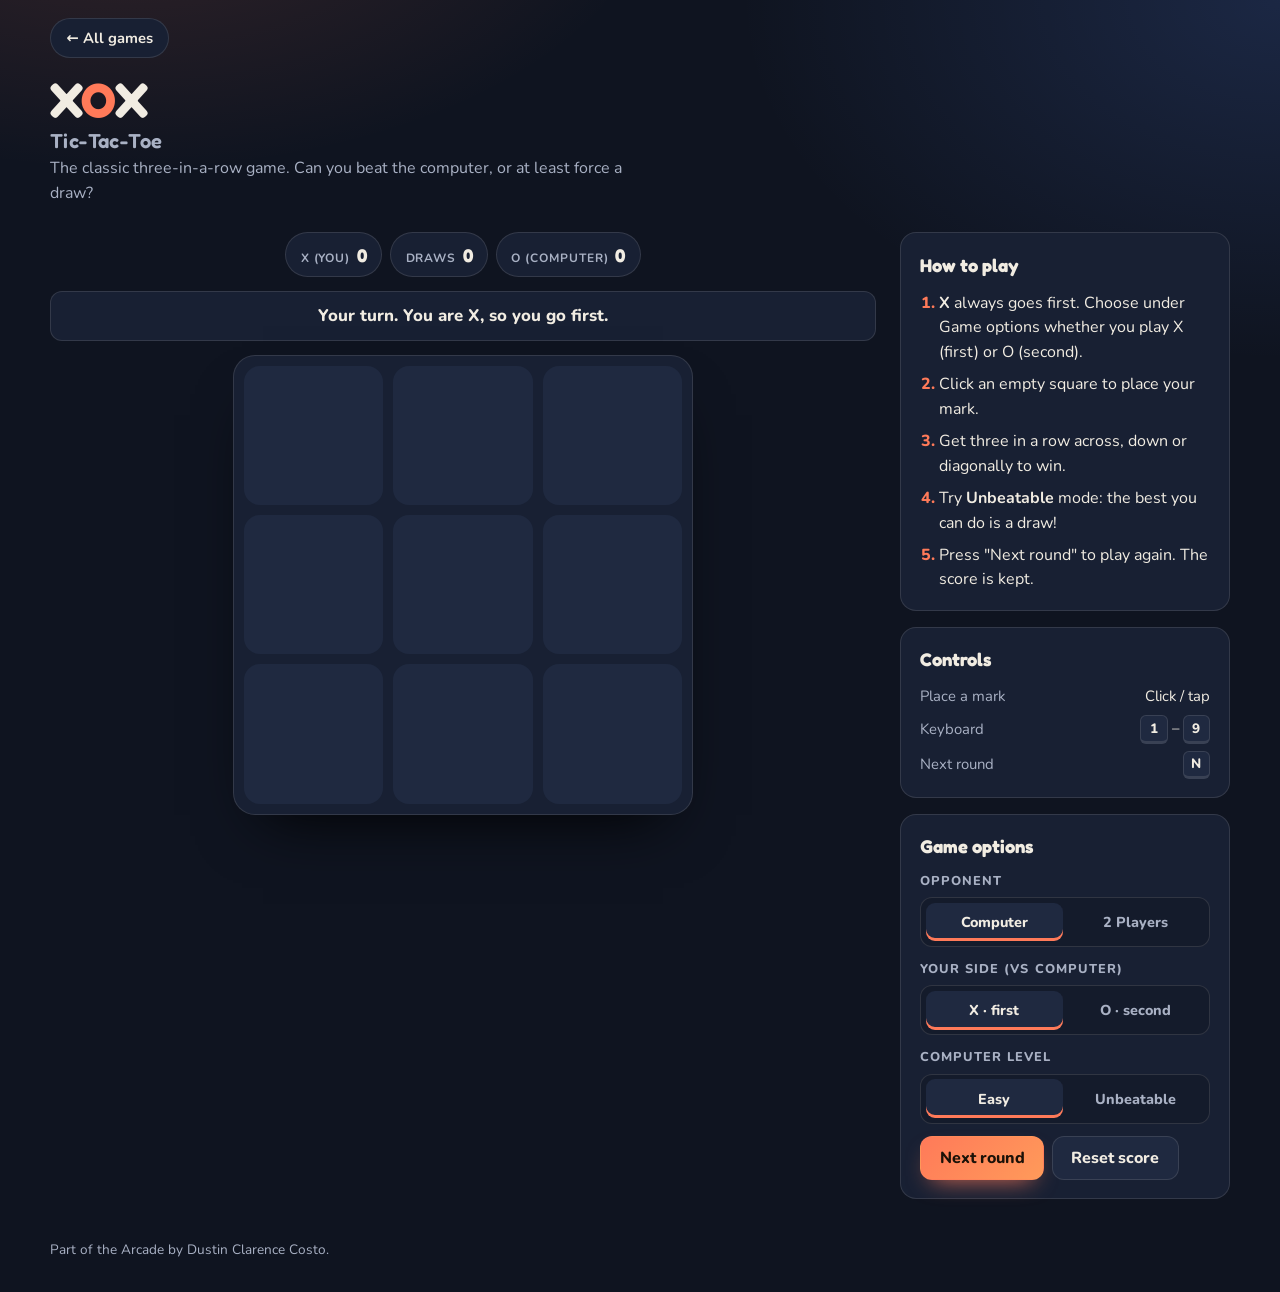
<file: xox/index.html>
<!doctype html>
<html lang="en">
  <head>
    <meta charset="UTF-8" />
    <meta name="viewport" content="width=device-width, initial-scale=1.0" />
    <title>XOX (Tic-Tac-Toe) · Arcade</title>
    <meta name="description" content="Tic-tac-toe (XOX) against an unbeatable computer or a friend." />
    <link rel="icon" href="../favicon.svg" type="image/svg+xml" />
    <link rel="preconnect" href="https://fonts.googleapis.com" />
    <link rel="preconnect" href="https://fonts.gstatic.com" crossorigin />
    <link href="https://fonts.googleapis.com/css2?family=Fredoka:wght@500;600;700&family=Nunito:wght@500;700;800;900&display=swap" rel="stylesheet" />
    <link rel="stylesheet" href="../shared.css" />
    <link rel="stylesheet" href="style.css" />
  </head>
  <body>
    <header class="top wrap">
      <div class="top__row">
        <a class="back" href="../">← All games</a>
      </div>
      <h1 class="title">X<span>O</span>X <small class="subtitle">Tic-Tac-Toe</small></h1>
      <p class="tagline">The classic three-in-a-row game. Can you beat the computer, or at least force a draw?</p>
    </header>
    <main class="wrap layout">
      <section class="stage" aria-label="Game">
        <div class="hud"><div class="chip"><span id="x-label">X (you)</span><b id="s-x">0</b></div><div class="chip"><span>Draws</span><b id="s-draw">0</b></div><div class="chip"><span id="o-label">O (computer)</span><b id="s-o">0</b></div></div>
        <p class="status" id="status" role="status">Your turn. You are X.</p>
        <div class="xox" id="board" role="group" aria-label="XOX board"></div>
      </section>
      <aside class="panel">
        <div class="card">
          <h2>How to play</h2>
          <ol class="steps">
            <li><b>X</b> always goes first. Choose under Game options whether you play X (first) or O (second).</li>
            <li>Click an empty square to place your mark.</li>
            <li>Get three in a row across, down or diagonally to win.</li>
            <li>Try <b>Unbeatable</b> mode: the best you can do is a draw!</li>
            <li>Press "Next round" to play again. The score is kept.</li>
          </ol>
        </div>
        <div class="card">
          <h2>Controls</h2>
          <dl class="keys">
            <div><dt>Place a mark</dt><dd>Click / tap</dd></div>
            <div><dt>Keyboard</dt><dd><kbd>1</kbd> – <kbd>9</kbd></dd></div>
            <div><dt>Next round</dt><dd><kbd>N</kbd></dd></div>
          </dl>
        </div>
        <div class="card">
          <h2>Game options</h2>
          <div class="field"><span id="lbl-mode">Opponent</span><div class="seg" role="group" aria-labelledby="lbl-mode"><button type="button" data-mode="cpu" aria-pressed="true">Computer</button><button type="button" data-mode="two" aria-pressed="false">2 Players</button></div></div>
          <div class="field"><span id="lbl-side">Your side (vs computer)</span><div class="seg" role="group" aria-labelledby="lbl-side"><button type="button" data-side="X" aria-pressed="true">X · first</button><button type="button" data-side="O" aria-pressed="false">O · second</button></div></div>
          <div class="field"><span id="lbl-level">Computer level</span><div class="seg" role="group" aria-labelledby="lbl-level"><button type="button" data-level="easy" aria-pressed="true">Easy</button><button type="button" data-level="hard" aria-pressed="false">Unbeatable</button></div></div>
          <div class="row"><button type="button" class="btn btn--primary" id="new">Next round</button><button type="button" class="btn" id="reset">Reset score</button></div>
        </div>
      </aside>
    </main>
    <footer class="wrap foot">Part of the Arcade by Dustin Clarence Costo.</footer>
    <script type="module" src="game.js"></script>
  </body>
</html>
</file>
<file: shared.css>
/* Arcade — shared look for every game page */
:root {
  --bg: #0f1420;
  --bg-2: #141b2b;
  --card: #182033;
  --card-2: #1f2940;
  --text: #f1ece2;
  --muted: #a9b1c4;
  --line: rgba(241, 236, 226, 0.12);
  --accent: #ff7a59;
  --gold: #ffc857;
  --teal: #4fd1b5;
  --blue: #5b8cff;
  --pink: #ff6b9a;
  --focus: #ffd166;
  --radius: 16px;
  --sans: 'Nunito', system-ui, -apple-system, 'Segoe UI', Roboto, Arial, sans-serif;
  --display: 'Fredoka', 'Nunito', system-ui, sans-serif;
}

* { box-sizing: border-box; }
html, body { margin: 0; }
body {
  min-height: 100vh;
  font-family: var(--sans);
  font-size: 1rem;
  line-height: 1.55;
  color: var(--text);
  background:
    radial-gradient(900px 500px at 10% -10%, rgba(255, 122, 89, 0.16), transparent 60%),
    radial-gradient(900px 600px at 100% 0%, rgba(91, 140, 255, 0.16), transparent 60%),
    var(--bg);
}
h1, h2, h3, p { margin: 0; }
button { font: inherit; color: inherit; cursor: pointer; }
:focus-visible { outline: 3px solid var(--focus); outline-offset: 3px; border-radius: 6px; }
.visually-hidden { position: absolute !important; width: 1px; height: 1px; overflow: hidden; clip: rect(0 0 0 0); white-space: nowrap; }
.wrap { width: min(100% - 2rem, 1180px); margin-inline: auto; }

/* ---------- Top bar ---------- */
.top { padding: 1.1rem 0 0.4rem; }
.top__row { display: flex; flex-wrap: wrap; align-items: center; justify-content: space-between; gap: 0.75rem; }
.back {
  display: inline-flex; align-items: center; gap: 0.45rem;
  padding: 0.5rem 0.95rem; border-radius: 999px;
  border: 1px solid var(--line); background: var(--card);
  color: var(--text); text-decoration: none; font-weight: 700; font-size: 0.92rem;
  transition: border-color 0.2s, transform 0.2s;
}
.back:hover { border-color: var(--accent); transform: translateX(-2px); }
.title { margin-top: 1rem; font-family: var(--display); font-weight: 700; font-size: clamp(2rem, 5vw, 3rem); letter-spacing: 0.01em; line-height: 1.05; }
.title span { color: var(--accent); }
.tagline { margin-top: 0.35rem; color: var(--muted); max-width: 60ch; }

/* ---------- Layout ---------- */
.layout { display: grid; grid-template-columns: minmax(0, 1fr) 330px; gap: 1.5rem; align-items: start; padding: 1.25rem 0 2.5rem; }
@media (max-width: 900px) { .layout { grid-template-columns: 1fr; } }
.stage { display: flex; flex-direction: column; align-items: center; gap: 0.85rem; min-width: 0; }

/* status bar above the board */
.hud { display: flex; flex-wrap: wrap; justify-content: center; gap: 0.5rem; width: 100%; }
.chip { display: inline-flex; align-items: baseline; gap: 0.4rem; padding: 0.45rem 0.9rem; border-radius: 999px; background: var(--card); border: 1px solid var(--line); font-weight: 700; }
.chip span { font-size: 0.75rem; text-transform: uppercase; letter-spacing: 0.08em; color: var(--muted); }
.chip b { font-family: var(--display); font-size: 1.15rem; }
.status { width: 100%; text-align: center; padding: 0.7rem 1rem; border-radius: 12px; background: var(--card); border: 1px solid var(--line); font-weight: 800; font-size: 1.05rem; }
.status.win { border-color: var(--teal); color: var(--teal); }
.status.lose { border-color: var(--accent); color: var(--accent); }

/* game canvas / board frame */
.screen { position: relative; width: 100%; max-width: 640px; border-radius: 20px; overflow: hidden; border: 1px solid var(--line); background: var(--bg-2); box-shadow: 0 30px 70px -35px #000; touch-action: none; }
.screen canvas { display: block; width: 100%; height: auto; }

/* start / game-over overlay */
.overlay { position: absolute; inset: 0; display: grid; place-content: center; justify-items: center; gap: 0.8rem; padding: 1.5rem; text-align: center; background: rgba(10, 13, 22, 0.78); backdrop-filter: blur(3px); }
.overlay[hidden] { display: none; }
.overlay h2 { font-family: var(--display); font-size: clamp(1.7rem, 5vw, 2.4rem); }
.overlay p { color: var(--muted); max-width: 32ch; }
.overlay .big { font-family: var(--display); font-size: 1.4rem; color: var(--gold); }

/* ---------- Side panel ---------- */
.panel { display: flex; flex-direction: column; gap: 1rem; }
.card { background: var(--card); border: 1px solid var(--line); border-radius: var(--radius); padding: 1.1rem 1.2rem; }
.card h2 { font-family: var(--display); font-size: 1.15rem; margin-bottom: 0.7rem; }
.steps { margin: 0; padding-left: 1.2rem; display: grid; gap: 0.45rem; }
.steps li::marker { color: var(--accent); font-weight: 800; }
.keys { display: grid; gap: 0.45rem; margin: 0; }
.keys div { display: flex; justify-content: space-between; gap: 0.75rem; align-items: center; font-size: 0.93rem; }
.keys dt { color: var(--muted); }
.keys dd { margin: 0; text-align: right; }
kbd { display: inline-block; min-width: 1.7rem; padding: 0.1rem 0.45rem; border-radius: 6px; border: 1px solid var(--line); border-bottom-width: 3px; background: var(--card-2); font-family: inherit; font-size: 0.85rem; font-weight: 800; text-align: center; color: var(--text); }

/* ---------- Buttons ---------- */
.btn { display: inline-flex; align-items: center; justify-content: center; gap: 0.4rem; min-height: 2.75rem; padding: 0.5rem 1.15rem; border-radius: 12px; border: 1px solid var(--line); background: var(--card-2); font-weight: 800; transition: transform 0.15s, background-color 0.2s, border-color 0.2s; }
.btn:hover { border-color: var(--accent); transform: translateY(-1px); }
.btn:active { transform: translateY(1px); }
.btn--primary { background: linear-gradient(135deg, var(--accent), #ff9a5a); border-color: transparent; color: #1b1208; box-shadow: 0 10px 24px -12px var(--accent); }
.btn--wide { width: 100%; }
.row { display: flex; flex-wrap: wrap; gap: 0.5rem; }
.seg { display: grid; grid-auto-flow: column; grid-auto-columns: 1fr; gap: 0.3rem; padding: 0.3rem; border-radius: 12px; background: var(--bg-2); border: 1px solid var(--line); }
.seg button { min-height: 2.4rem; border: 0; border-radius: 9px; background: transparent; font-weight: 800; font-size: 0.9rem; color: var(--muted); }
.seg button[aria-pressed='true'] { background: var(--card-2); color: var(--text); box-shadow: inset 0 -3px 0 var(--accent); }
.field { display: grid; gap: 0.35rem; margin-bottom: 0.8rem; }
.field > span { font-size: 0.8rem; font-weight: 800; color: var(--muted); text-transform: uppercase; letter-spacing: 0.08em; }

/* on-screen touch pad */
.pad { display: none; grid-template-columns: repeat(3, 3.6rem); grid-template-rows: repeat(2, 3.6rem); gap: 0.4rem; justify-content: center; }
.pad button { border-radius: 14px; border: 1px solid var(--line); background: var(--card); font-size: 1.4rem; font-weight: 900; touch-action: manipulation; user-select: none; }
.pad button:active, .pad button.down { background: var(--card-2); border-color: var(--accent); }
.pad .up { grid-column: 2; grid-row: 1; }
.pad .left { grid-column: 1; grid-row: 2; }
.pad .down-btn { grid-column: 2; grid-row: 2; }
.pad .right { grid-column: 3; grid-row: 2; }
@media (hover: none), (max-width: 900px) { .pad { display: grid; } }

.foot { padding: 0 0 2rem; color: var(--muted); font-size: 0.85rem; }

@media (prefers-reduced-motion: reduce) { * { transition: none !important; animation: none !important; } }

.subtitle { display: block; margin-top: 0.3rem; font-size: 0.42em; font-weight: 600; color: var(--muted); letter-spacing: 0.02em; }
</file>
<file: dama/style.css>
.board {
  display: grid;
  /* fixed rows AND columns: every square stays the same size, whatever is on it */
  grid-template-columns: repeat(8, minmax(0, 1fr));
  grid-template-rows: repeat(8, minmax(0, 1fr));
  width: min(100%, 600px);
  aspect-ratio: 1;
  border-radius: 14px;
  overflow: hidden;
  border: 10px solid #5a3a22;
  box-shadow: 0 30px 60px -30px #000, inset 0 0 0 1px rgba(0, 0, 0, 0.3);
}
.sq { position: relative; display: grid; place-items: center; min-width: 0; min-height: 0; border: 0; padding: 0; background: #f0d9b5; overflow: visible; }
.sq.dark { background: #8a5a3b; }
.sq.dark:hover { background: #9a6847; }
.sq.sel { background: #b98a2a !important; }
.sq.last { box-shadow: inset 0 0 0 4px rgba(255, 200, 87, 0.75); }
.sq.must::before { content: ''; position: absolute; inset: 6%; border-radius: 50%; border: 3px dashed #ffc857; animation: pulse 1.2s ease-in-out infinite; }
.sq.moving { z-index: 5; }
.dot { width: 30%; height: 30%; border-radius: 50%; background: #4fd1b5; box-shadow: 0 0 0 4px rgba(79, 209, 181, 0.35); pointer-events: none; }
.piece {
  position: relative;
  width: 78%;
  height: auto;
  aspect-ratio: 1;
  border-radius: 50%;
  display: grid;
  place-items: center;
  font-size: clamp(0.9rem, 3.4vw, 1.6rem);
  line-height: 1;
  font-weight: 900;
  transition: transform 0.18s;
  pointer-events: none;
  will-change: transform;
}
.piece.red { background: radial-gradient(circle at 35% 30%, #ff8a7a, #d9372a 60%, #9c1f16); box-shadow: 0 4px 0 #6e140e, 0 8px 14px rgba(0, 0, 0, 0.35); color: #ffe1a8; }
.piece.white { background: radial-gradient(circle at 35% 30%, #ffffff, #e8e2d6 60%, #b9b0a0); box-shadow: 0 4px 0 #8f8574, 0 8px 14px rgba(0, 0, 0, 0.35); color: #9c1f16; }
.piece.crown { animation: crown 0.45s ease-out; }
.sq:hover .piece { transform: translateY(-2px); }
@keyframes pulse { 50% { opacity: 0.35; } }
@keyframes crown { 40% { transform: scale(1.18); } }
</file>
<file: four-in-a-row/style.css>
.c4 {
  display: grid;
  grid-template-columns: repeat(7, minmax(0, 1fr));
  gap: 2%;
  width: min(100%, 620px);
  padding: 2.4%;
  border-radius: 22px;
  background: linear-gradient(160deg, #2f5bd3, #1d3c9a);
  box-shadow: 0 30px 60px -30px #000, inset 0 -6px 0 rgba(0, 0, 0, 0.25);
}
.col { display: grid; min-width: 0; grid-template-rows: repeat(6, minmax(0, 1fr)); gap: 6%; padding: 0; border: 0; border-radius: 12px; background: transparent; transition: background-color 0.15s; }
.col:hover, .col:focus-visible { background: rgba(255, 255, 255, 0.1); }
.col:disabled { cursor: default; }
.cell { position: relative; aspect-ratio: 1; border-radius: 50%; background: #0f1420; box-shadow: inset 0 4px 8px rgba(0, 0, 0, 0.6); overflow: hidden; }
.disc { position: absolute; inset: 6%; border-radius: 50%; }
.disc.red { background: radial-gradient(circle at 35% 30%, #ff9b8a, #e5372a 65%, #a3170e); }
.disc.yellow { background: radial-gradient(circle at 35% 30%, #fff1a6, #ffc81f 65%, #c98d00); }
.disc.drop { animation: drop var(--t, 0.35s) cubic-bezier(0.5, 0, 0.75, 1.3); }
.disc.win { box-shadow: 0 0 0 4px #fff, 0 0 18px 6px rgba(255, 255, 255, 0.7); animation: glow 0.8s ease-in-out infinite alternate; }
.col:hover .cell.preview { box-shadow: inset 0 4px 8px rgba(0, 0, 0, 0.6), inset 0 0 0 4px rgba(255, 255, 255, 0.35); }
@keyframes drop { from { transform: translateY(var(--from, -600%)); } }
@keyframes glow { to { transform: scale(0.9); } }
.disc.last { box-shadow: 0 0 0 3px rgba(255, 200, 87, 0.95); }
</file>
<file: marble-spiral/style.css>
.screen { max-width: 600px; cursor: crosshair; }
</file>
<file: moonlit-cash-run/style.css>
.screen { max-width: 760px; }
.screen canvas { image-rendering: pixelated; }

/* steering sensitivity slider */
#lbl-steer { font-size: 0.8rem; font-weight: 800; color: var(--muted); text-transform: uppercase; letter-spacing: 0.08em; }
#lbl-steer output { color: var(--text); text-transform: none; letter-spacing: 0; }
#steer { width: 100%; accent-color: var(--accent); min-height: 2rem; }
</file>
<file: neon-getaway/style.css>
.screen { max-width: 760px; }
.screen canvas { image-rendering: pixelated; }
</file>
<file: number-merge/style.css>
.grid-wrap { max-width: 480px; aspect-ratio: 1; padding: 12px; background: #2a3247; --gap: 12px; --slide: 130ms; }
.grid {
  position: relative;
  display: grid;
  grid-template-columns: repeat(4, minmax(0, 1fr));
  grid-template-rows: repeat(4, minmax(0, 1fr));
  gap: var(--gap);
  width: 100%;
  height: 100%;
  touch-action: none;
}
.cell { min-width: 0; min-height: 0; border-radius: 12px; background: rgba(255, 255, 255, 0.06); }

/* moving tiles sit on a layer above the empty cells */
.tiles { position: absolute; inset: 0; pointer-events: none; }
.tile {
  position: absolute;
  top: 0;
  left: 0;
  width: calc((100% - 3 * var(--gap)) / 4);
  height: calc((100% - 3 * var(--gap)) / 4);
  display: grid;
  place-items: center;
  border-radius: 12px;
  font-family: var(--display);
  font-weight: 700;
  font-size: clamp(1.4rem, 6vw, 2.4rem);
  line-height: 1;
  color: #1b1408;
  user-select: none;
  transform: translate(calc(var(--x) * (100% + var(--gap))), calc(var(--y) * (100% + var(--gap))));
  transition: transform var(--slide) ease-in-out;
  will-change: transform;
}
.tile.new { animation: pop-in 0.16s ease-out; }
.tile.merged { animation: pop 0.18s ease-out; z-index: 2; }
.tile[data-v='2'] { background: #f3ece2; }
.tile[data-v='4'] { background: #f1dfc0; }
.tile[data-v='8'] { background: #ffb27a; color: #fff; }
.tile[data-v='16'] { background: #ff9157; color: #fff; }
.tile[data-v='32'] { background: #ff7259; color: #fff; }
.tile[data-v='64'] { background: #f2503b; color: #fff; }
.tile[data-v='128'] { background: #f3d26c; color: #fff; font-size: clamp(1.2rem, 5vw, 2rem); }
.tile[data-v='256'] { background: #f2cb52; color: #fff; font-size: clamp(1.2rem, 5vw, 2rem); }
.tile[data-v='512'] { background: #4fd1b5; color: #fff; font-size: clamp(1.2rem, 5vw, 2rem); }
.tile[data-v='1024'] { background: #3db0e8; color: #fff; font-size: clamp(1rem, 4vw, 1.6rem); }
.tile[data-v='2048'] { background: #7b6cff; color: #fff; font-size: clamp(1rem, 4vw, 1.6rem); box-shadow: 0 0 24px rgba(123, 108, 255, 0.7); }
.tile.big { background: #1b1f2e; color: #ffc857; font-size: clamp(0.9rem, 3.4vw, 1.4rem); }
/* the pop uses `scale` so it never fights the sliding `transform` */
@keyframes pop-in { from { scale: 0.3; opacity: 0; } }
@keyframes pop { 50% { scale: 1.15; } }
</file>
<file: paper-plane/style.css>
.screen { max-width: 440px; cursor: pointer; }
</file>
<file: sky-stack/style.css>
.screen { max-width: 440px; cursor: pointer; }
</file>
<file: snake/style.css>
.screen { max-width: 520px; }
</file>
<file: upfern/style.css>
.screen { max-width: 440px; touch-action: none; user-select: none; -webkit-user-select: none; }
.pad--lr { grid-template-columns: repeat(2, 4.6rem); grid-template-rows: 3.6rem; }
.pad--lr .left { grid-column: 1; grid-row: 1; }
.pad--lr .right { grid-column: 2; grid-row: 1; }
</file>
<file: xox/style.css>
.xox {
  display: grid;
  grid-template-columns: repeat(3, minmax(0, 1fr));
  grid-template-rows: repeat(3, minmax(0, 1fr));
  gap: 10px;
  width: min(100%, 460px);
  aspect-ratio: 1;
  padding: 10px;
  border-radius: 22px;
  background: var(--card);
  border: 1px solid var(--line);
  box-shadow: 0 30px 60px -30px #000;
}
.cellx {
  min-width: 0;
  min-height: 0;
  display: grid;
  place-items: center;
  border: 0;
  border-radius: 16px;
  background: var(--card-2);
  transition: background-color 0.2s, transform 0.15s;
}
.cellx:not(:disabled):hover { background: #2a3550; transform: scale(0.97); }
.cellx:disabled { cursor: default; }
.cellx svg { width: 62%; height: 62%; fill: none; stroke-width: 12; stroke-linecap: round; }
.cellx .x { stroke: var(--accent); }
.cellx .o { stroke: var(--teal); }
.cellx svg path, .cellx svg circle { stroke-dasharray: 300; stroke-dashoffset: 0; animation: draw 0.35s ease-out; }
.cellx.win { background: rgba(255, 200, 87, 0.22); box-shadow: inset 0 0 0 3px var(--gold); }
@keyframes draw { from { stroke-dashoffset: 300; } }
.cellx.last { box-shadow: inset 0 0 0 3px rgba(255, 200, 87, 0.75); }
</file>
